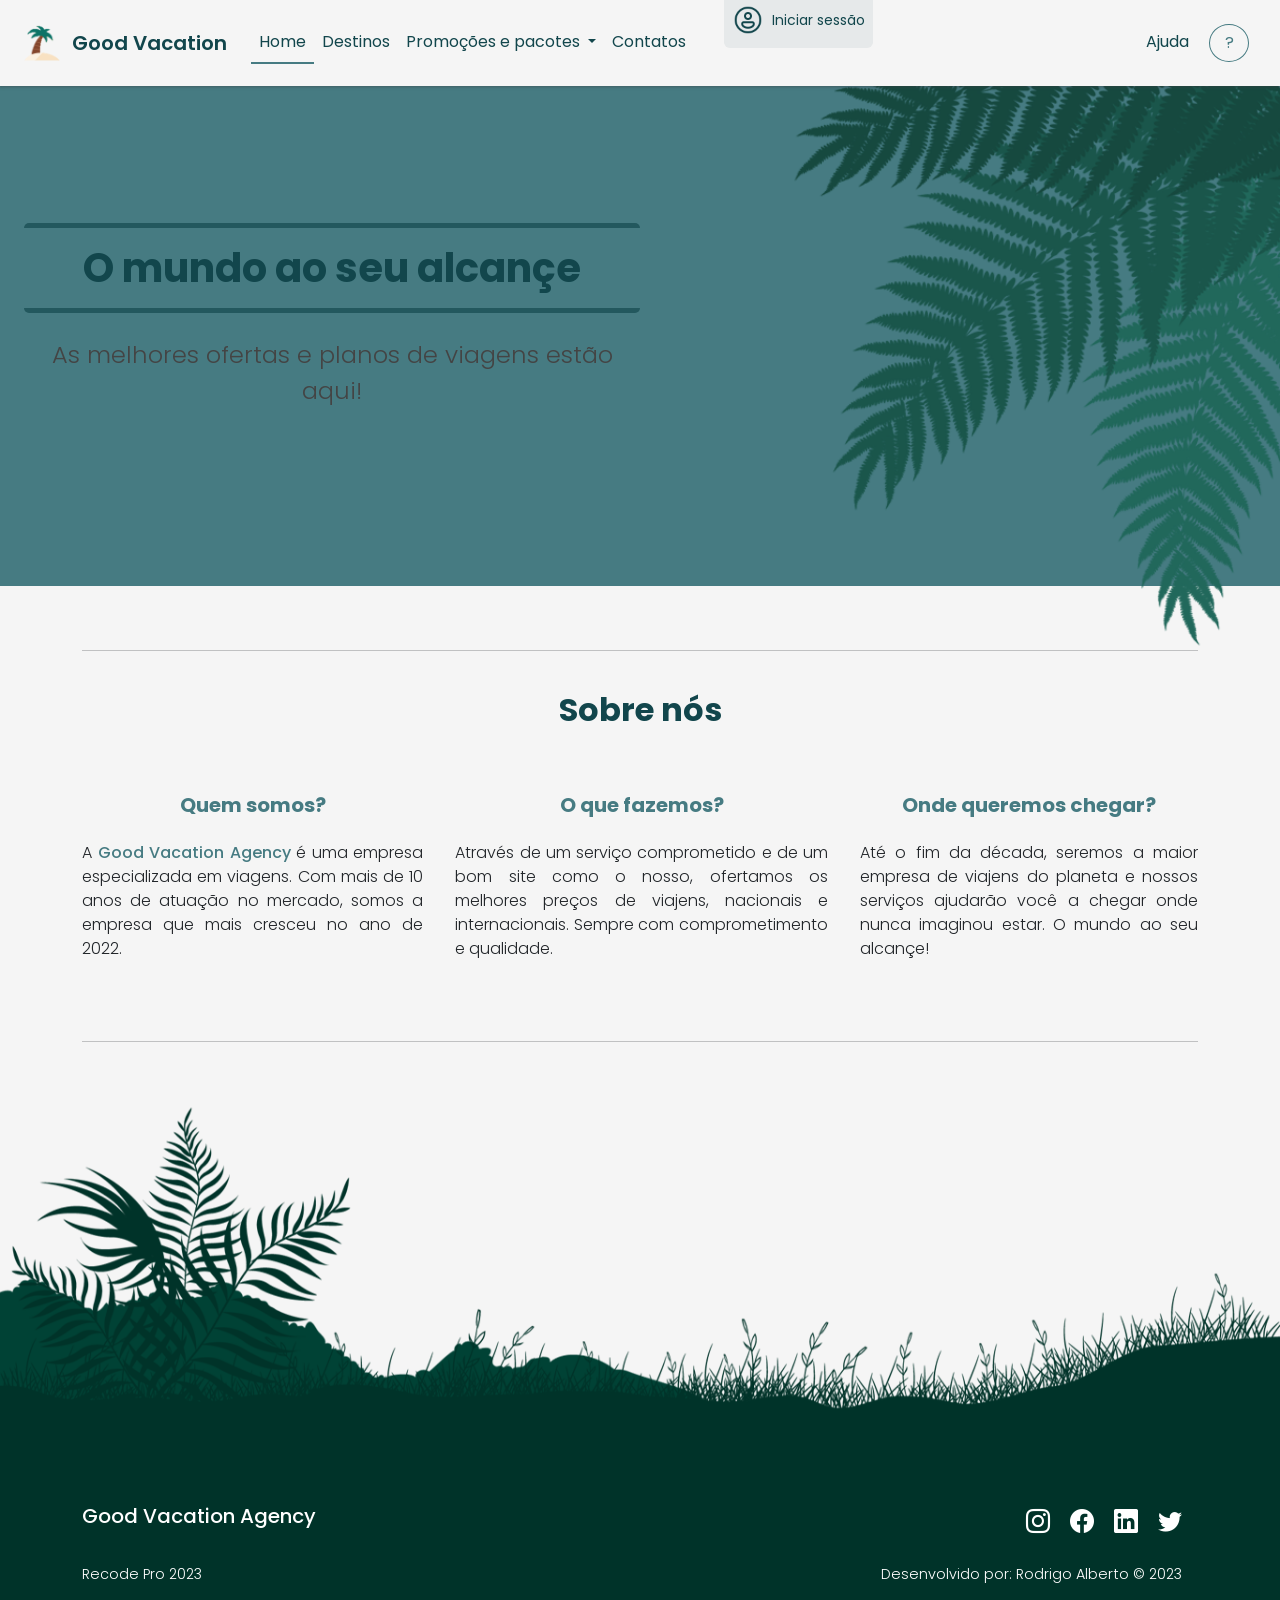
<file: Entrega02/pj001 - GoodVacation/index.html>
<!DOCTYPE html>
<html lang="pt-br">

<head>
  <meta charset="UTF-8">
  <meta name="viewport" content="width=device-width, initial-scale=1.0">

  <title>Good Vacation - Agency</title>
  <meta name="author" content="Rodrigo Alberto" />
  <meta name="description" content="Good Vacation: As melhores ofertas e planos de viagens estão aqui!">
  <meta name="keywords" content="viagem, passagens, pacotes">

  <!-- Favicon -->
  <link rel="shortcut icon" href="imgs/favicon.ico" type="image/x-icon">

  <!-- Google Fonts -->
  <link rel="preconnect" href="https://fonts.googleapis.com">
  <link rel="preconnect" href="https://fonts.gstatic.com" crossorigin>
  <link rel="stylesheet" href="https://fonts.googleapis.com/css2?family=Poppins:wght@300;400;500;600;700&display=swap">

  <!-- CSS Files -->
  <link rel="stylesheet" href="https://cdn.jsdelivr.net/npm/bootstrap@5.3.1/dist/css/bootstrap.min.css"
    integrity="sha384-4bw+/aepP/YC94hEpVNVgiZdgIC5+VKNBQNGCHeKRQN+PtmoHDEXuppvnDJzQIu9" crossorigin="anonymous">
  <link rel="stylesheet" href="https://cdn.jsdelivr.net/npm/bootstrap-icons@1.10.5/font/bootstrap-icons.css">
  <link rel="stylesheet" href="css/style.css">
</head>

<body>

  <!-- - header - -->
  <header>
    <nav class="navbar navbar-expand-lg" id="navbar">
      <div class="container-fluid">
        <a class="navbar-brand d-flex align-items-center" href="index.html">
          <img src="imgs/logo.png" alt="Good Vacation">
          <span class="me-2 fw-semibold">Good Vacation</span>
        </a>

        <button class="navbar-toggler" type="button" data-bs-toggle="collapse" data-bs-target="#navbarSupportedContent"
          aria-controls="navbarSupportedContent" aria-expanded="false" aria-label="Toggle navigation">
          <span class="navbar-toggler-icon"></span>
        </button>

        <div class="collapse navbar-collapse" id="navbarSupportedContent">
          <ul class="navbar-nav me-auto mb-2 mb-lg-0">
            <li class="nav-item me-2" id="nav-utilities">
              <div class="account-box rounded-bottom py-1">
                <a href="html/account.html" class="nav-link d-flex align-items-center text-decoration-none pt-2 px-2">
                  <img src="imgs/user-default.png" id="userPefil" class="rounded-circle me-2" alt="Perfil do usuário">
                  <span id="userName">Iniciar sessão</span>
                </a>
              </div>
            </li>

            <li class="nav-item">
              <a class="nav-link" aria-current="page" href="index.html">Home</a>
            </li>

            <li class="nav-item">
              <a class="nav-link" href="html/destinations.html">Destinos</a>
            </li>

            <li class="nav-item dropdown">
              <a class="nav-link dropdown-toggle" role="button" data-bs-toggle="dropdown" aria-expanded="false">
                Promoções e pacotes
              </a>
              <ul class="dropdown-menu">
                <li><a class="dropdown-item" href="html/promotions.html">Planos para o inverno</a></li>
                <li><a class="dropdown-item" href="html/promotions.html">Planos para o verão</a></li>
                <li><a class="dropdown-item" href="html/promotions.html">Planos internacionais</a></li>
              </ul>
            </li>

            <li class="nav-item">
              <a class="nav-link" href="html/contacts.html">Contatos</a>
            </li>
          </ul>

          <div class="nav-help ms-3 ps-2">
            <a class="nav-link fs-6" href="https://www.bibliaonline.com.br/" target="_blank">Ajuda
              <button class="btn btn-outline-primary rounded-circle ms-3" type="submit">?</button>
            </a>
          </div>
        </div>
      </div>
    </nav>
  </header>

  <!-- #hero-section -->
  <section id="hero-section" class="d-flex pb-4">
    <div class="section-title left-hero-section text-center align-self-center mx-4">
      <h1 class="py-3 mb-4">O mundo ao seu alcançe</h1>
      <p class="fs-4 fw-light">As melhores ofertas e planos de viagens estão aqui!</p>
    </div>

    <div class="right-hero-section text-end">
      <img src="imgs/leaf2.png" alt="...">
    </div>
  </section> <!-- End #hero-section -->

  <!-- - main - -->
  <main class="container">

    <!-- #home-section -->
    <section id="home-section">
      <hr>
      <div class="section-title text-center pt-4 pb-3">
        <h2 class="fs-2">Sobre nós</h2>
      </div>

      <div class="sobre-box d-flex flex-nowrap justify-content-center align-items-center pb-4">
        <!-- Pode ser facilmente adaptado ao sistema de grid do bootstrap -->
        <div class="sobre-item me-3 my-4">
          <h3 class="fw-bold fs-5 py-3 text-center">Quem somos?</h3>
          <p class="fw-light fs-6">A <span class="fw-medium">Good Vacation Agency</span> é uma empresa especializada em
            viagens.
            Com mais de 10 anos de atuação no mercado, somos a empresa que mais cresceu no ano de 2022.
        </div>

        <div class="sobre-item mx-3 my-4">
          <h3 class="fw-bold fs-5 py-3 text-center">O que fazemos?</h3>
          <p class="fw-light">Através de um serviço comprometido e de um bom site como o nosso, ofertamos os melhores
            preços de viajens,
            nacionais e internacionais. Sempre com comprometimento e qualidade.
          </p>
        </div>

        <div class="sobre-item ms-3 my-4">
          <h3 class="fw-bold fs-5 py-3 text-center">Onde queremos chegar?</h3>
          <p class="fw-light">Até o fim da década, seremos a maior empresa de viajens do planeta e nossos serviços
            ajudarão você a
            chegar onde nunca imaginou estar. O mundo ao seu alcançe!
          </p>
        </div>

      </div>
      <hr>
    </section> <!-- End #home-section -->

  </main>

  <!-- #bottom-bar-section -->
  <section id="bottom-bar-section">
  </section> <!-- End #bottom-bar-section -->

  <!-- - footer - -->
  <footer class="container-fluid" id="footer">
    <div class="container">
      <div class="row">
        <div class="col12" id="footer-top">
          <div class="row justifi-content-between">
            <div class="col-6">
              <h3 class="fs-5">Good Vacation Agency</h3>
            </div>
            <div class="col-6 text-end" id="social-networks">
              <a href="https://www.instagram.com/"><i class="bi bi-instagram me-3 fs-4"></i></a>
              <a href="https://www.facebook.com/"><i class="bi bi-facebook me-3 fs-4"></i></a>
              <a href="https://www.linkedin.com/"><i class="bi bi-linkedin me-3 fs-4"></i></a>
              <a href="https://twitter.com/"><i class="bi bi-twitter me-3 fs-4"></i></a>
            </div>
          </div>
        </div>

        <div class="col-12" id="footer-bottom">
          <div class="row justify-content-between">
            <div class="col-12 col-md-3">
              <p class="fw-light">Recode Pro 2023</p>
            </div>

            <div class="col-12 col-md-4">
              <p class="fw-light text-end me-3 autor">Desenvolvido por: Rodrigo Alberto &copy; 2023</p>
            </div>
          </div>
        </div>
      </div>
    </div>
  </footer>

  <!-- JS scripts -->
  <script src="js/activePage.js"></script>
  <script src="https://cdn.jsdelivr.net/npm/@popperjs/core@2.11.8/dist/umd/popper.min.js"
    integrity="sha384-I7E8VVD/ismYTF4hNIPjVp/Zjvgyol6VFvRkX/vR+Vc4jQkC+hVqc2pM8ODewa9r"
    crossorigin="anonymous"></script>
  <script src="https://cdn.jsdelivr.net/npm/bootstrap@5.3.1/dist/js/bootstrap.min.js"
    integrity="sha384-Rx+T1VzGupg4BHQYs2gCW9It+akI2MM/mndMCy36UVfodzcJcF0GGLxZIzObiEfa"
    crossorigin="anonymous"></script>
</body>

</html>
</file>
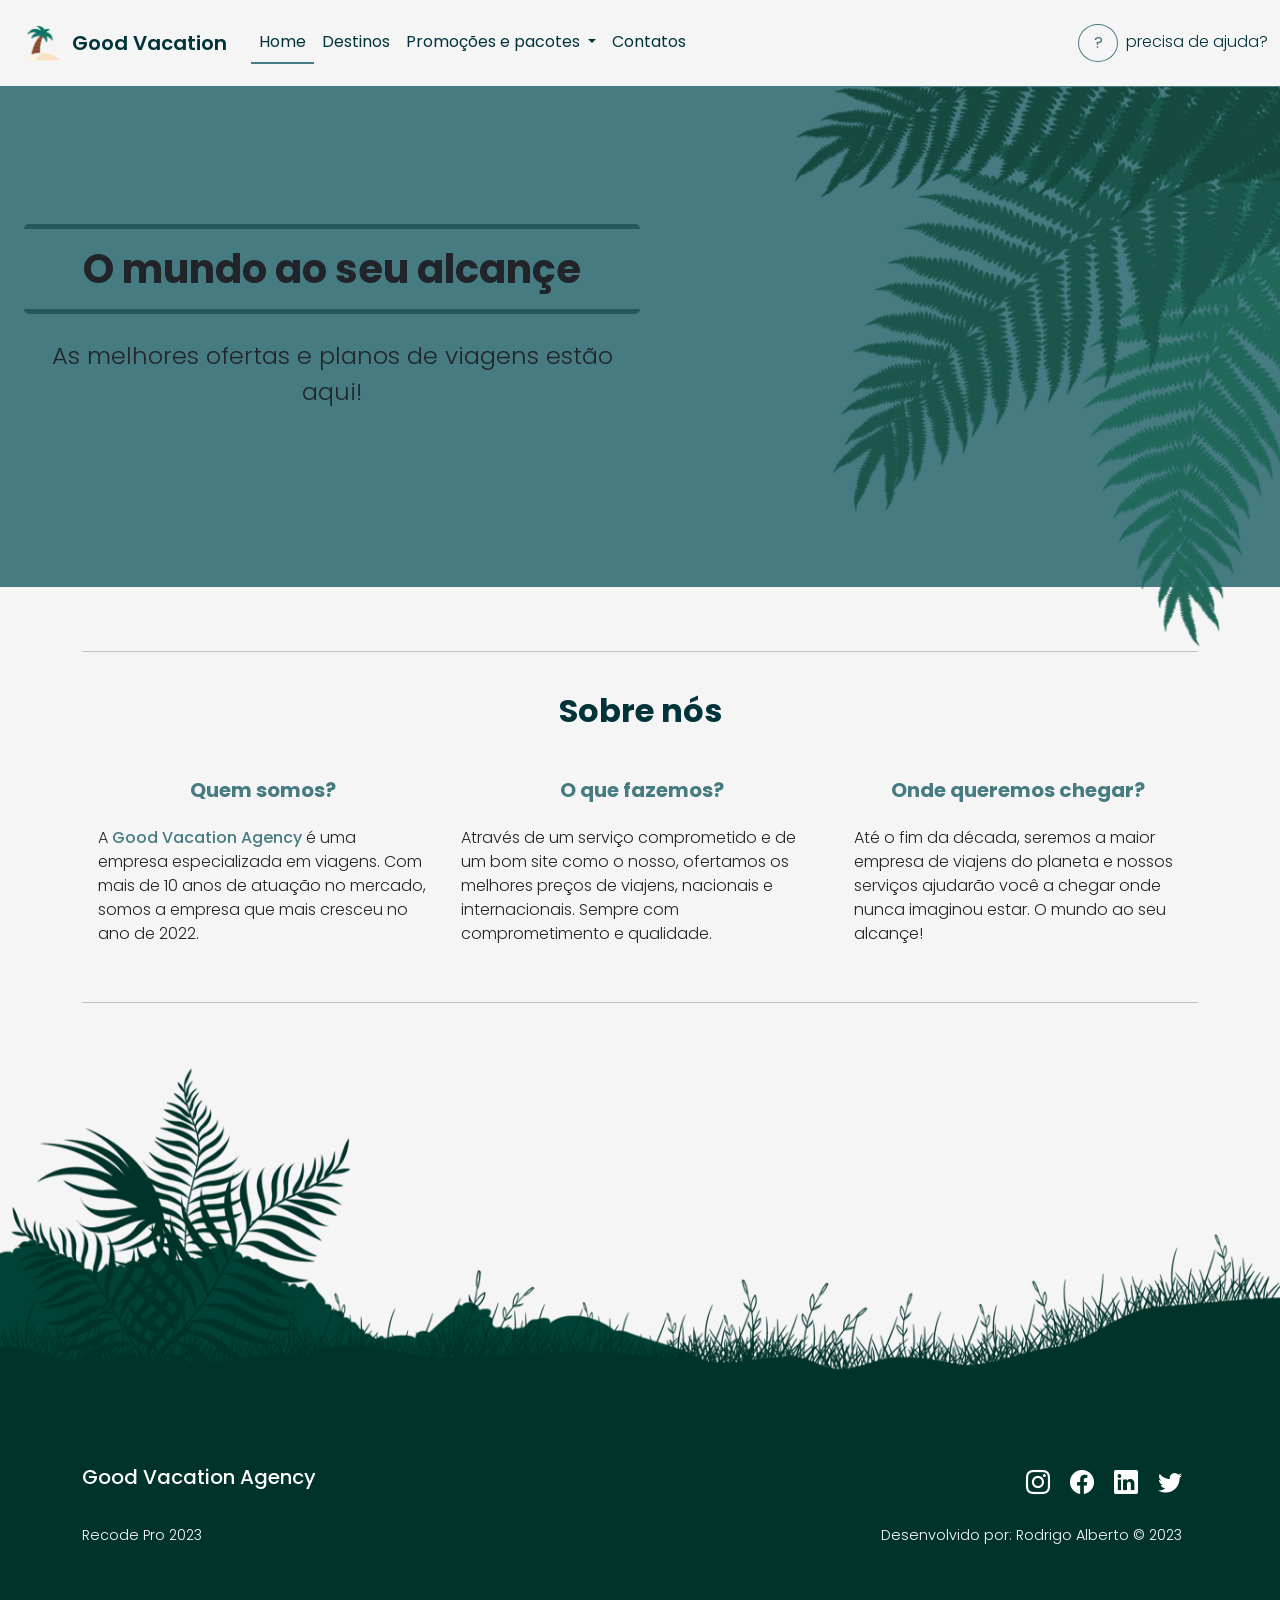
<file: Modulo-02/Front-end/pj001 - GoodVacation/index.html>
<!DOCTYPE html>
<html lang="pt-br">
<head>
    <meta charset="UTF-8">
    <meta name="viewport" content="width=device-width, initial-scale=1.0">
    
    <!-- CSS Files -->
    <link href="https://cdn.jsdelivr.net/npm/bootstrap@5.3.1/dist/css/bootstrap.min.css" rel="stylesheet" integrity="sha384-4bw+/aepP/YC94hEpVNVgiZdgIC5+VKNBQNGCHeKRQN+PtmoHDEXuppvnDJzQIu9" crossorigin="anonymous">
    <link rel="stylesheet" href="css/style.css">
    <link rel="stylesheet" href="https://cdn.jsdelivr.net/npm/bootstrap-icons@1.10.5/font/bootstrap-icons.css">

    <!-- Google Fonts -->
    <link rel="preconnect" href="https://fonts.googleapis.com">
    <link rel="preconnect" href="https://fonts.gstatic.com" crossorigin>
    <link href="https://fonts.googleapis.com/css2?family=Poppins:wght@300;400;500;600;700&display=swap" rel="stylesheet">

    <!-- Favicon -->
    <link rel="shortcut icon" href="imgs/favicon.ico" type="image/x-icon">
    
    <title>Good Vacation - Agency</title>
</head>
<body>

  <!-- - header - -->
  <header>
    <nav class="navbar navbar-expand-lg" id="navbar">
      <div class="container-fluid">
        <a class="navbar-brand d-flex align-items-center" href="index.html">
          <img src="imgs/logo.png" alt="Good Vacation">
          <span class="me-2">Good Vacation</span>
        </a>
        <button class="navbar-toggler" type="button" data-bs-toggle="collapse" data-bs-target="#navbarSupportedContent" aria-controls="navbarSupportedContent" aria-expanded="false" aria-label="Toggle navigation">
          <span class="navbar-toggler-icon"></span>
        </button>
        <div class="collapse navbar-collapse" id="navbarSupportedContent">
          <ul class="navbar-nav me-auto mb-2 mb-lg-0">
            <li class="nav-item">
              <a class="nav-link active" aria-current="page" href="index.html">Home</a>
            </li>
            <li class="nav-item">
              <a class="nav-link" href="html/destinations.html">Destinos</a>
            </li>
            <li class="nav-item dropdown">
              <a class="nav-link dropdown-toggle" href="#" role="button" data-bs-toggle="dropdown" aria-expanded="false">
                Promoções e pacotes
              </a>
              <ul class="dropdown-menu">
                <li><a class="dropdown-item" href="html/promotions.html">Planos para o inverno</a></li>
                <li><a class="dropdown-item" href="html/promotions.html">Planos para o verão</a></li>
                <li><a class="dropdown-item" href="html/promotions.html">Planos internacionais</a></li>
              </ul>
            </li>
            <li class="nav-item">
              <a class="nav-link" href="html/contacts.html">Contatos</a>
            </li>
          </ul>
          <div class="nav-help">
            <a class="nav-link" href="https://www.bibliaonline.com.br/">
              <button class="btn btn-outline-primary rounded-circle me-2" type="submit">?</button>precisa de ajuda?
            </a>
          </div>
        </div>
      </div>
    </nav>
  </header>
 
  <!-- #hero-section -->
  <section id="hero-section" class="pb-4">
    <div class="left-hero-section mx-4">
      <h1 class="py-3 mb-4">O mundo ao seu alcançe</h1>
      <p>As melhores ofertas e planos de viagens estão aqui!</p>
    </div>

    <div class="right-hero-section">
      <img src="imgs/leaf2.png" alt="...">
    </div>
  </section>
  
  <!-- - main - -->
  <main class="container"> 
    
    <!-- #home-section -->
    <section id="home-section">
      <hr><div class="title-home-section text-center py-4">
        <h2 class="fw-bold fs-2">Sobre nós</h2>
      </div>
      
      <div class="d-flex flex-nowrap justify-content-center align-items-center pb-4 sobre-box">
        <div class="sobre-item mx-3">
          <h3 class="fw-bold fs-5 py-3 text-center">Quem somos?</h3>
          <p class="fw-light fs-6">A <span class="fw-medium">Good Vacation Agency</span> é uma empresa especializada em viagens. 
            Com mais de 10 anos de atuação no mercado, somos a empresa que mais cresceu no ano de 2022.
        </div>
        
        <div class="sobre-item mx-3">
          <h3 class="fw-bold fs-5 py-3 text-center">O que fazemos?</h3>
          <p class="fw-light">Através de um serviço comprometido e de um bom site como o nosso, ofertamos os melhores preços de viajens,
             nacionais e internacionais. Sempre com comprometimento e qualidade.
          </p>
        </div>
        
        <div class="sobre-item mx-3">
          <h3 class="fw-bold fs-5 py-3 text-center">Onde queremos chegar?</h3>
          <p class="fw-light">Até o fim da década, seremos a maior empresa de viajens do planeta e nossos serviços ajudarão você a
            chegar onde nunca imaginou estar. O mundo ao seu alcançe!
          </p>
        </div>
      </div><hr>
    </section>
  </main>

  <!-- bottom-bar-section -->
  <section id="bottom-bar-section">
  </section>

  <!-- - footer - -->
  <footer class="container-fluid" id="footer">
    <div class="container">
      <div class="row">
        <div class="col12" id="footer-top">
          <div class="row justifi-content-between">
            <div class="col-6"><h3 class="fs-5">Good Vacation Agency</h3></div>
            <div class="col-6 text-end" id="social-networks">
              <a href="https://www.instagram.com/"><i class="bi bi-instagram me-3 fs-4"></i></a>
              <a href="https://www.facebook.com/"><i class="bi bi-facebook me-3 fs-4"></i></a>
              <a href="https://www.linkedin.com/"><i class="bi bi-linkedin me-3 fs-4"></i></a>
              <a href="https://twitter.com/"><i class="bi bi-twitter me-3 fs-4"></i></a>
            </div>
          </div>
        </div>

        <div class="col-12" id="footer-bottom">
          <div class="row justify-content-between">
            <div class="col-12 col-md-3">
              <p class="fw-light">Recode Pro 2023</p>
            </div>

            <div class="col-12 col-md-4">
              <p class="fw-light text-end me-3 autor">Desenvolvido por: Rodrigo Alberto &copy; 2023</p>
            </div>
          </div>
        </div>
      </div>
    </div> 
  </footer>
  
  <!-- JS scripts -->
  <script src="https://cdn.jsdelivr.net/npm/@popperjs/core@2.11.8/dist/umd/popper.min.js" integrity="sha384-I7E8VVD/ismYTF4hNIPjVp/Zjvgyol6VFvRkX/vR+Vc4jQkC+hVqc2pM8ODewa9r" crossorigin="anonymous"></script>
  <script src="https://cdn.jsdelivr.net/npm/bootstrap@5.3.1/dist/js/bootstrap.min.js" integrity="sha384-Rx+T1VzGupg4BHQYs2gCW9It+akI2MM/mndMCy36UVfodzcJcF0GGLxZIzObiEfa" crossorigin="anonymous"></script>
</body>
</html>
</file>
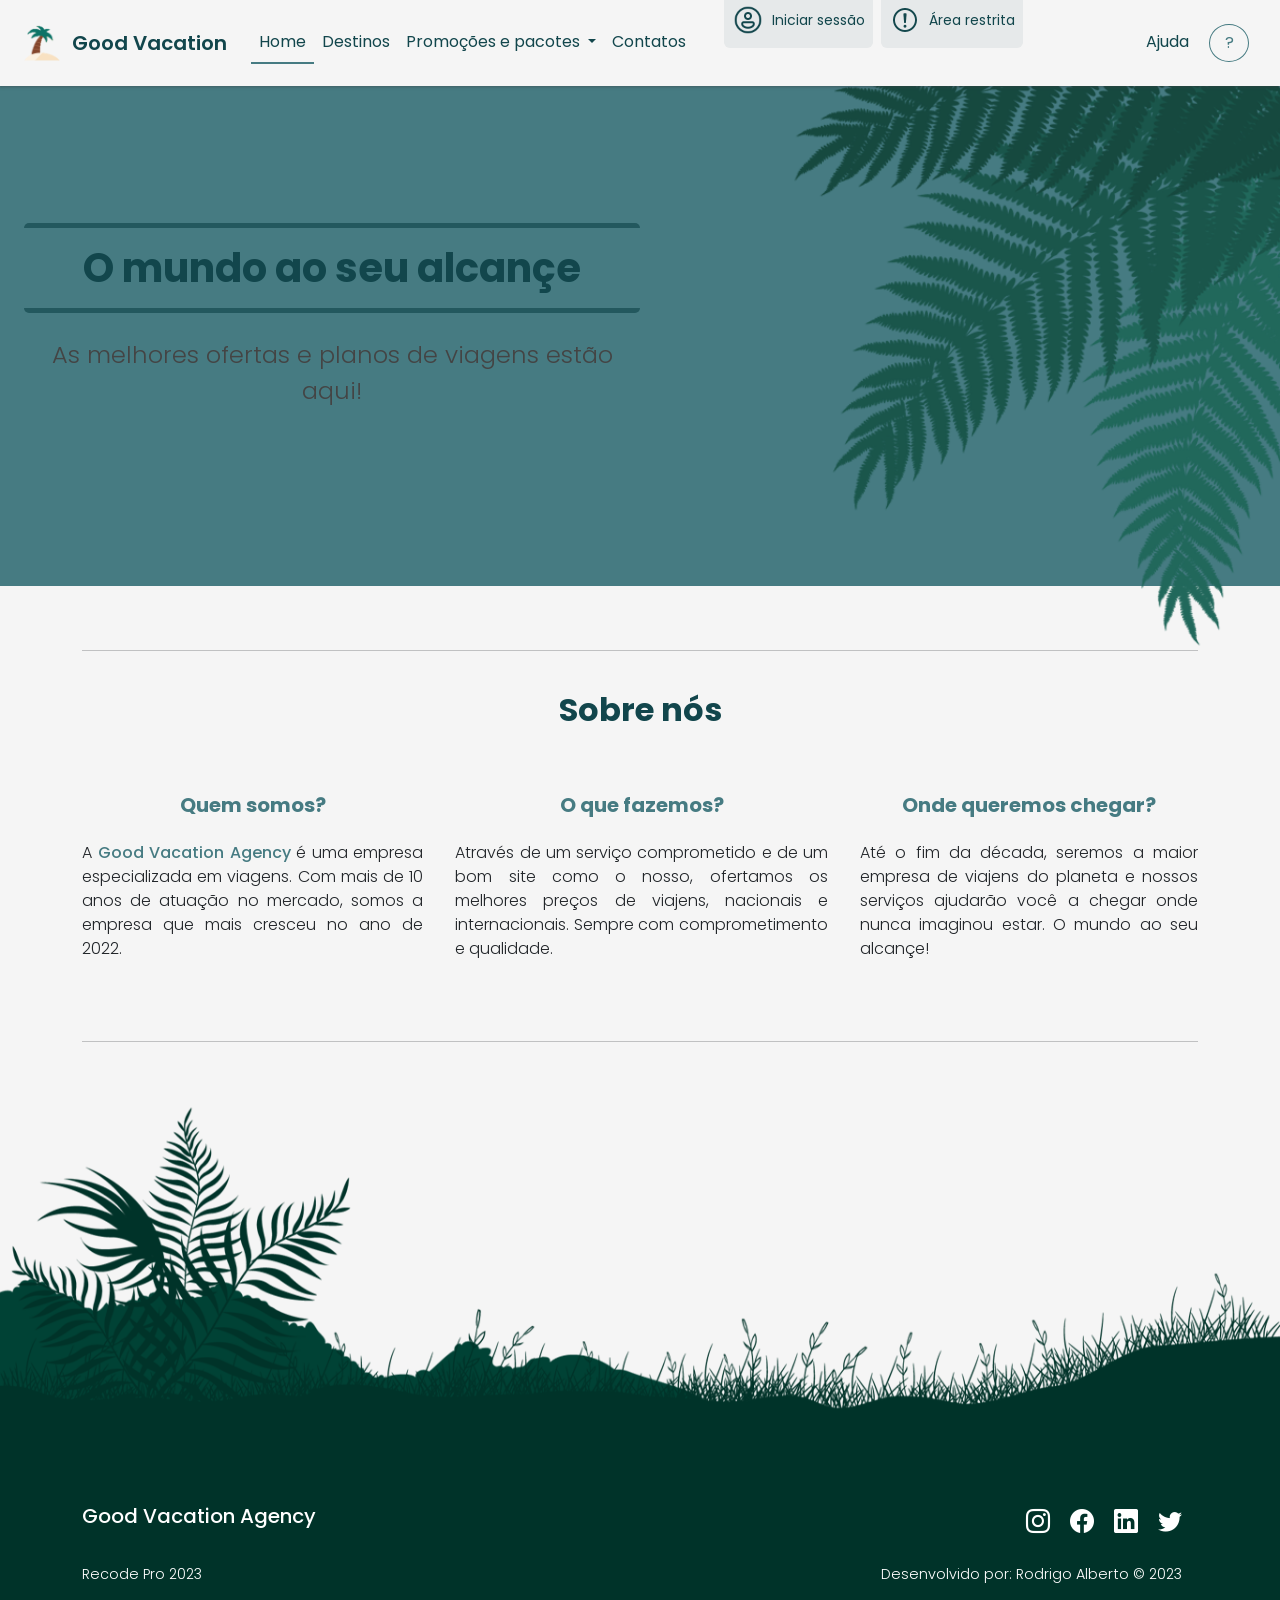
<file: Modulo-04/GoodVacationAgency-web/src/main/webapp/index.html>
<!DOCTYPE html>
<html lang="pt-br">

<head>
  <meta charset="UTF-8">
  <meta name="viewport" content="width=device-width, initial-scale=1.0">

  <title>Good Vacation - Agency</title>
  <meta name="author" content="Rodrigo Alberto" />
  <meta name="description" content="Good Vacation: As melhores ofertas e planos de viagens estão aqui!">
  <meta name="keywords" content="viagem, passagens, pacotes">

  <!-- Favicon -->
  <link rel="shortcut icon" href="imgs/favicon.ico" type="image/x-icon">

  <!-- Google Fonts -->
  <link rel="preconnect" href="https://fonts.googleapis.com">
  <link rel="preconnect" href="https://fonts.gstatic.com" crossorigin>
  <link rel="stylesheet" href="https://fonts.googleapis.com/css2?family=Poppins:wght@300;400;500;600;700&display=swap">

  <!-- CSS Files -->
  <link rel="stylesheet" href="https://cdn.jsdelivr.net/npm/bootstrap@5.3.1/dist/css/bootstrap.min.css"
    integrity="sha384-4bw+/aepP/YC94hEpVNVgiZdgIC5+VKNBQNGCHeKRQN+PtmoHDEXuppvnDJzQIu9" crossorigin="anonymous">
  <link rel="stylesheet" href="https://cdn.jsdelivr.net/npm/bootstrap-icons@1.10.5/font/bootstrap-icons.css">
  <link rel="stylesheet" href="css/style.css">
</head>

<body>

  <!-- - header - -->
  <header>
    <nav class="navbar navbar-expand-lg" id="navbar">
      <div class="container-fluid">
        <a class="navbar-brand d-flex align-items-center" href="index.html">
          <img src="imgs/logo.png" alt="Good Vacation">
          <span class="me-2 fw-semibold">Good Vacation</span>
        </a>

        <button class="navbar-toggler" type="button" data-bs-toggle="collapse" data-bs-target="#navbarSupportedContent"
          aria-controls="navbarSupportedContent" aria-expanded="false" aria-label="Toggle navigation">
          <span class="navbar-toggler-icon"></span>
        </button>

        <div class="collapse navbar-collapse" id="navbarSupportedContent">
          <ul class="navbar-nav me-auto mb-2 mb-lg-0">
            <li class="nav-item me-2" id="nav-utilities">
              <div class="account-box rounded-bottom py-1">
                <a onclick="printAlert()" class="nav-link d-flex align-items-center text-decoration-none pt-2 px-2">
                  <img src="imgs/user-default.png" id="userPefil" class="rounded-circle me-2" alt="Perfil do usuário">
                  <span id="userName">Iniciar sessão</span>
                </a>
              </div>
            </li>

            <li class="nav-item ms-0" id="nav-utilities">
              <div class="account-box rounded-bottom py-1">
                <a href="ReadDestinyController" class="nav-link d-flex align-items-center text-decoration-none pt-2 px-2">
                  <img src="imgs/warning-default.png" class="rounded-circle me-2" alt="Área restrita">
                  <span id="restrictedArea">Área restrita</span>
                </a>
              </div>
            </li>

            <li class="nav-item">
              <a class="nav-link" aria-current="page" href="index.html">Home</a>
            </li>

            <li class="nav-item">
              <a class="nav-link" onclick="printAlert()">Destinos</a>
            </li>

            <li class="nav-item dropdown">
              <a class="nav-link dropdown-toggle" role="button" data-bs-toggle="dropdown" aria-expanded="false">
                Promoções e pacotes
              </a>
              <ul class="dropdown-menu">
                <li><a class="dropdown-item" onclick="printAlert()">Planos para o inverno</a></li>
                <li><a class="dropdown-item" onclick="printAlert()">Planos para o verão</a></li>
                <li><a class="dropdown-item" onclick="printAlert()">Planos internacionais</a></li>
              </ul>
            </li>

            <li class="nav-item">
              <a class="nav-link" onclick="printAlert()">Contatos</a>
            </li>
          </ul>

          <div class="nav-help ms-3 ps-2">
            <a class="nav-link fs-6" href="https://www.bibliaonline.com.br/" target="_blank">Ajuda
              <button class="btn btn-outline-primary rounded-circle ms-3" type="submit">?</button>
            </a>
          </div>
        </div>
      </div>
    </nav>
  </header>

  <!-- #hero-section -->
  <section id="hero-section" class="d-flex pb-4">
    <div class="section-title left-hero-section text-center align-self-center mx-4">
      <h1 class="py-3 mb-4">O mundo ao seu alcançe</h1>
      <p class="fs-4 fw-light">As melhores ofertas e planos de viagens estão aqui!</p>
    </div>

    <div class="right-hero-section text-end">
      <img src="imgs/leaf2.png" alt="...">
    </div>
  </section> <!-- End #hero-section -->

  <!-- - main - -->
  <main class="container">

    <!-- #home-section -->
    <section id="home-section">
      <hr>
      <div class="section-title text-center pt-4 pb-3">
        <h2 class="fs-2">Sobre nós</h2>
      </div>

      <div class="sobre-box d-flex flex-nowrap justify-content-center align-items-center pb-4">
        <!-- Pode ser facilmente adaptado ao sistema de grid do bootstrap -->
        <div class="sobre-item me-3 my-4">
          <h3 class="fw-bold fs-5 py-3 text-center">Quem somos?</h3>
          <p class="fw-light fs-6">A <span class="fw-medium">Good Vacation Agency</span> é uma empresa especializada em
            viagens.
            Com mais de 10 anos de atuação no mercado, somos a empresa que mais cresceu no ano de 2022.
        </div>

        <div class="sobre-item mx-3 my-4">
          <h3 class="fw-bold fs-5 py-3 text-center">O que fazemos?</h3>
          <p class="fw-light">Através de um serviço comprometido e de um bom site como o nosso, ofertamos os melhores
            preços de viajens,
            nacionais e internacionais. Sempre com comprometimento e qualidade.
          </p>
        </div>

        <div class="sobre-item ms-3 my-4">
          <h3 class="fw-bold fs-5 py-3 text-center">Onde queremos chegar?</h3>
          <p class="fw-light">Até o fim da década, seremos a maior empresa de viajens do planeta e nossos serviços
            ajudarão você a
            chegar onde nunca imaginou estar. O mundo ao seu alcançe!
          </p>
        </div>

      </div>
      <hr>
    </section> <!-- End #home-section -->
    
  </main>

  <!-- #bottom-bar-section -->
  <section id="bottom-bar-section">
  </section> <!-- End #bottom-bar-section -->

  <!-- - footer - -->
  <footer class="container-fluid" id="footer">
    <div class="container">
      <div class="row">
        <div class="col-12" id="footer-top">
          <div class="row justifi-content-between">
            <div class="col-6">
              <h3 class="fs-5">Good Vacation Agency</h3>
            </div>
            <div class="col-6 text-end" id="social-networks">
              <a href="https://www.instagram.com/"><i class="bi bi-instagram me-3 fs-4"></i></a>
              <a href="https://www.facebook.com/"><i class="bi bi-facebook me-3 fs-4"></i></a>
              <a href="https://www.linkedin.com/"><i class="bi bi-linkedin me-3 fs-4"></i></a>
              <a href="https://twitter.com/"><i class="bi bi-twitter me-3 fs-4"></i></a>
            </div>
          </div>
        </div>

        <div class="col-12" id="footer-bottom">
          <div class="row justify-content-between">
            <div class="col-12 col-md-3">
              <p class="fw-light">Recode Pro 2023</p>
            </div>

            <div class="col-12 col-md-4">
              <p class="fw-light text-end me-3 autor">Desenvolvido por: Rodrigo Alberto &copy; 2023</p>
            </div>
          </div>
        </div>
      </div>
    </div>
  </footer>

  <!-- JS scripts -->
  <script>
    function printAlert() {
      alert("Função desabilitada! Acesse 'Área restrita'");
    }
  </script>
  <script src="js/activePage.js"></script>
  <script src="https://cdn.jsdelivr.net/npm/@popperjs/core@2.11.8/dist/umd/popper.min.js"
    integrity="sha384-I7E8VVD/ismYTF4hNIPjVp/Zjvgyol6VFvRkX/vR+Vc4jQkC+hVqc2pM8ODewa9r"
    crossorigin="anonymous"></script>
  <script src="https://cdn.jsdelivr.net/npm/bootstrap@5.3.1/dist/js/bootstrap.min.js"
    integrity="sha384-Rx+T1VzGupg4BHQYs2gCW9It+akI2MM/mndMCy36UVfodzcJcF0GGLxZIzObiEfa"
    crossorigin="anonymous"></script>
</body>

</html>
</file>
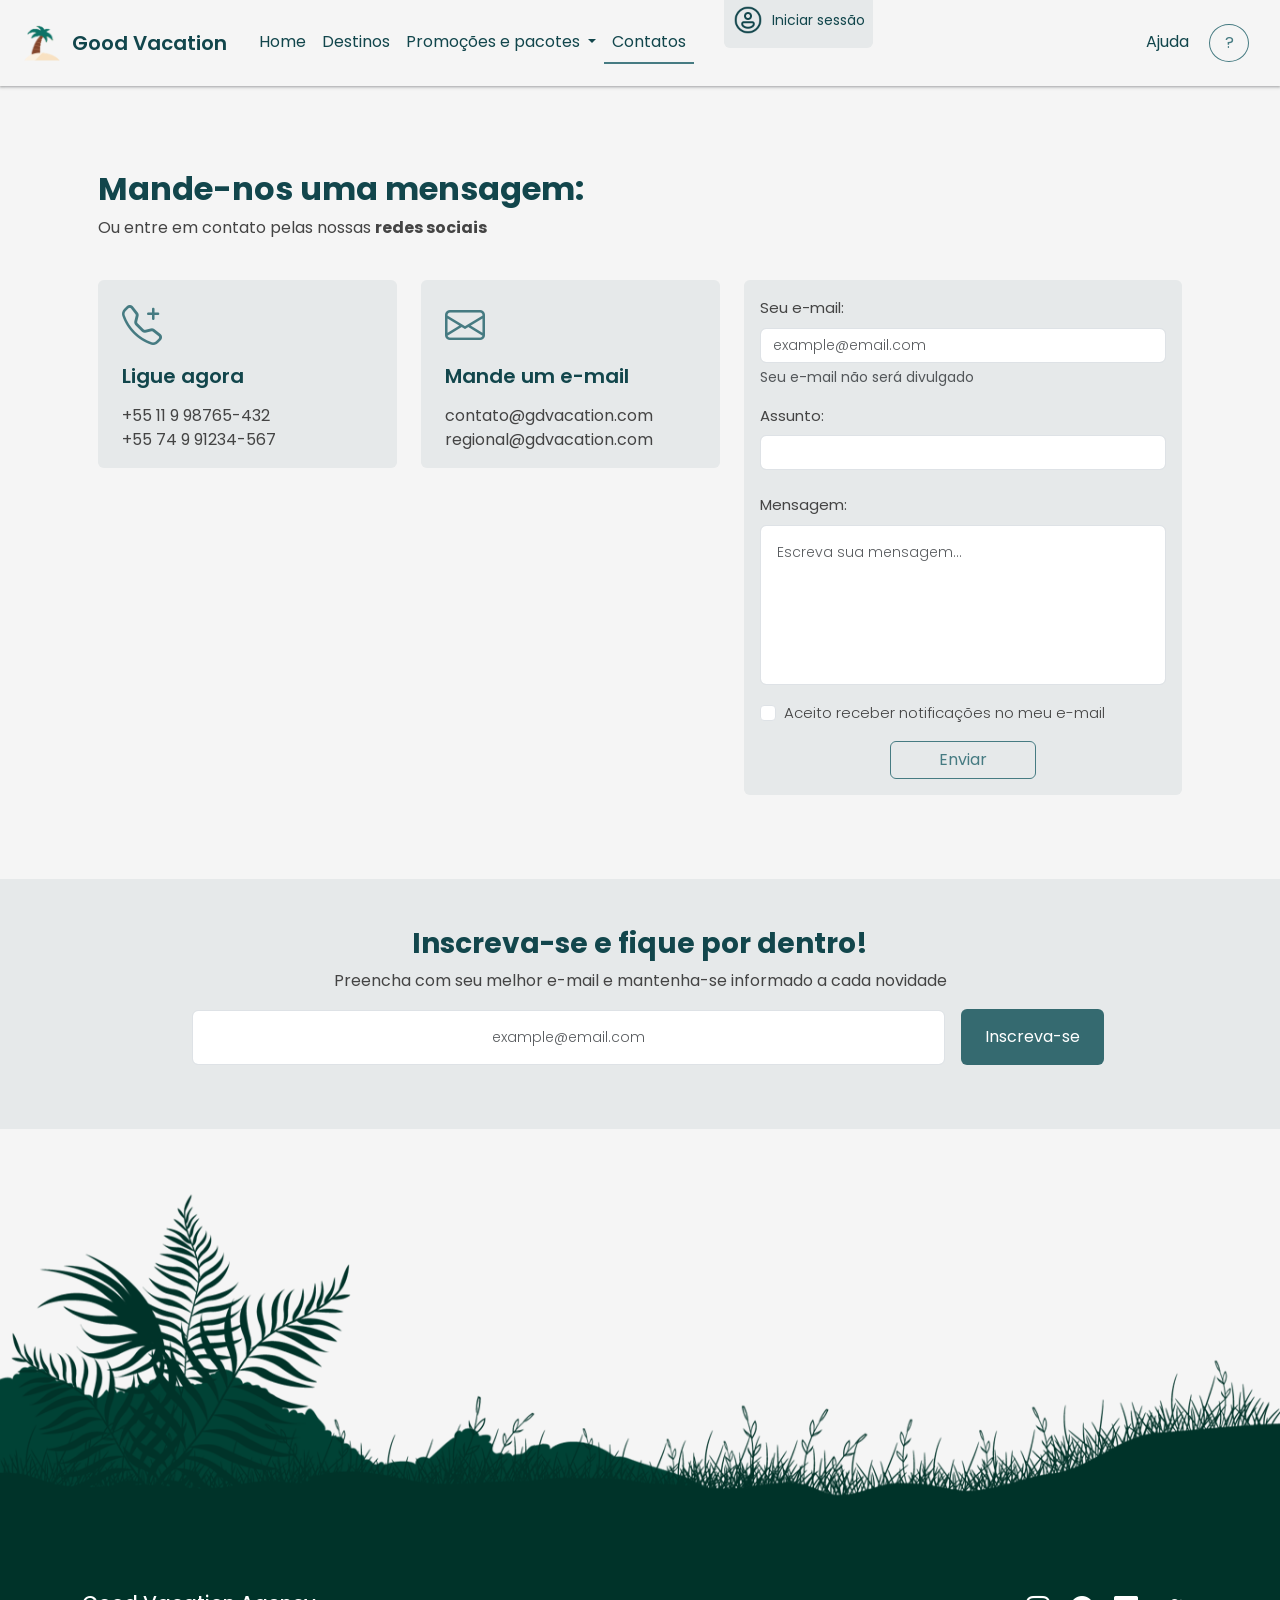
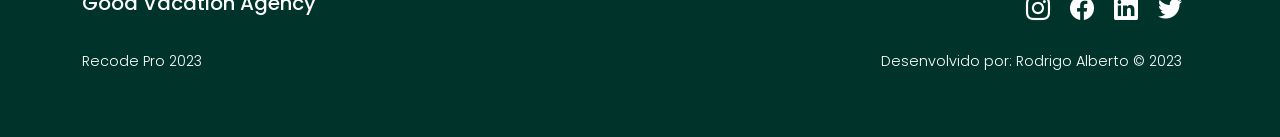
<file: Entrega02/pj001 - GoodVacation/html/contacts.html>
<!DOCTYPE html>
<html lang="pt-br">

<head>
  <meta charset="UTF-8">
  <meta name="viewport" content="width=device-width, initial-scale=1.0">

  <title>Good Vacation - Agency</title>
  <meta name="author" content="Rodrigo Alberto" />
  <meta name="description" content="Good Vacation: As melhores ofertas e planos de viagens estão aqui!">
  <meta name="keywords" content="viagem, passagens, pacotes">

  <!-- Favicon -->
  <link rel="shortcut icon" href="../imgs/favicon.ico" type="image/x-icon">

  <!-- Google Fonts -->
  <link rel="preconnect" href="https://fonts.googleapis.com">
  <link rel="preconnect" href="https://fonts.gstatic.com" crossorigin>
  <link rel="stylesheet" href="https://fonts.googleapis.com/css2?family=Poppins:wght@300;400;500;600;700&display=swap">

  <!-- CSS Files -->
  <link rel="stylesheet" href="https://cdn.jsdelivr.net/npm/bootstrap@5.3.1/dist/css/bootstrap.min.css"
    integrity="sha384-4bw+/aepP/YC94hEpVNVgiZdgIC5+VKNBQNGCHeKRQN+PtmoHDEXuppvnDJzQIu9" crossorigin="anonymous">
  <link rel="stylesheet" href="https://cdn.jsdelivr.net/npm/bootstrap-icons@1.10.5/font/bootstrap-icons.css">
  <link rel="stylesheet" href="../css/style.css">
</head>

<body>

  <!-- - header - -->
  <header>
    <nav class="navbar navbar-expand-lg" id="navbar">
      <div class="container-fluid">
        <a class="navbar-brand d-flex align-items-center" href="../index.html">
          <img src="../imgs/logo.png" alt="Good Vacation">
          <span class="me-2 fw-semibold">Good Vacation</span>
        </a>

        <button class="navbar-toggler" type="button" data-bs-toggle="collapse" data-bs-target="#navbarSupportedContent"
          aria-controls="navbarSupportedContent" aria-expanded="false" aria-label="Toggle navigation">
          <span class="navbar-toggler-icon"></span>
        </button>

        <div class="collapse navbar-collapse" id="navbarSupportedContent">
          <ul class="navbar-nav me-auto mb-2 mb-lg-0">
            <li class="nav-item me-2" id="nav-utilities">
              <div class="account-box rounded-bottom py-1">
                <a href="account.html" class="nav-link d-flex align-items-center text-decoration-none pt-2 px-2">
                  <img src="../imgs/user-default.png" id="userPefil" class="rounded-circle me-2" alt="Perfil do usuário">
                  <span id="userName">Iniciar sessão</span>
                </a>
              </div>
            </li>

            <li class="nav-item">
              <a class="nav-link" aria-current="page" href="../index.html">Home</a>
            </li>
            
            <li class="nav-item">
              <a class="nav-link" href="../html/destinations.html">Destinos</a>
            </li>

            <li class="nav-item dropdown">
              <a class="nav-link dropdown-toggle" role="button" data-bs-toggle="dropdown" aria-expanded="false">
                Promoções e pacotes
              </a>
              <ul class="dropdown-menu">
                <li><a class="dropdown-item" href="promotions.html">Planos para o inverno</a></li>
                <li><a class="dropdown-item" href="promotions.html">Planos para o verão</a></li>
                <li><a class="dropdown-item" href="promotions.html">Planos internacionais</a></li>
              </ul>
            </li>

            <li class="nav-item">
              <a class="nav-link" href="contacts.html">Contatos</a>
            </li>
          </ul>
          
          <div class="nav-help ms-3 ps-2">
            <a class="nav-link fs-6" href="https://www.bibliaonline.com.br/" target="_blank">Ajuda
              <button class="btn btn-outline-primary rounded-circle ms-3" type="submit">?</button>
            </a>
          </div>
        </div>
      </div>
    </nav>
  </header>

  <!-- - main - -->
  <main class="container">

    <!-- #contacts-section -->
    <section id="contacts-section" class="mx-3">
      <div class="section-title mt-5 pt-5 pb-4">
        <h2 class="fs-2">Mande-nos uma mensagem:</h2>
        <p class="fs-6">Ou entre em contato pelas nossas <span class="fw-bold">redes sociais</span></p>
      </div>

      <div class="row">
        <div class="col-lg-7">
          <div class="row g-4">

            <div class="col-md-6">
              <div class="py-3 px-4 rounded info-item">
                <i class="bi bi-telephone-plus fs-1"></i>
                <h3 class="mt-2 mb-3 fs-5 fw-semibold">Ligue agora</h3>
                <p class="mb-0">+55 11 9 98765-432</p>
                <p class="mb-0">+55 74 9 91234-567</p>
              </div>
            </div>

            <div class="col-md-6">
              <div class="py-3 px-4 rounded info-item">
                <i class="bi bi-envelope fs-1"></i>
                <h3 class="mt-2 mb-3 fs-5 fw-semibold">Mande um e-mail</h3>
                <p class="mb-0">contato@gdvacation.com</p>
                <p class="mb-0">regional@gdvacation.com</p>
              </div>
            </div>

            <div class="col-md-12 mb-3">
              <iframe
                src="https://www.google.com/maps/embed?pb=!1m14!1m8!1m3!1d117599.46890139065!2d-43.184231!3d-22.913983!3m2!1i1024!2i768!4f13.1!3m3!1m2!1s0x997f94301f68a7%3A0xfa144ec03fb45c75!2sONG%20RECODE!5e0!3m2!1spt-BR!2sbr!4v1695238242893!5m2!1spt-BR!2sbr"
                width=100% height="300px" style="border:0;" allowfullscreen="" loading="lazy"
                referrerpolicy="no-referrer-when-downgrade">
              </iframe>
            </div>

          </div>
        </div>

        <div class="col-lg-5">
          <form class="p-3 rounded">
            
            <div class="mb-3">
              <label for="inputEmail" class="form-label">Seu e-mail:</label>
              <input type="email" class="form-control" id="inputEmail" placeholder="example@email.com" aria-describedby="emailHelp">
              <div id="emailHelp" class="form-text">Seu e-mail não será divulgado</div>
            </div>

            <div class="mb-3">
              <label for="inputSubject" class="form-label">Assunto:</label>
              <input type="text" class="form-control" id="inputSubject">
            </div>

            <div class="mb-3">
              <label for="inputArea" class="form-label mt-2">Mensagem:</label>
              <textarea id="inputArea" class="form-control py-3 px-3" placeholder="Escreva sua mensagem..." cols="2"
                rows="6"></textarea>
            </div>

            <div class="mb-3 form-check">
              <input type="checkbox" class="form-check-input" id="exampleCheck1">
              <label class="form-check-label fw-light" for="exampleCheck1">Aceito receber notificações no meu
                e-mail</label>
            </div>

            <div class="text-center">
              <button type="submit" class="btn btn-outline-primary px-5">Enviar</button>
            </div>

          </form>
        </div>
      </div>
    </section> <!-- End #contacts-section -->
      
  </main>
  
  <!-- #subscribe-section -->
  <section id="subscribe-section" class="container-fluid">
    <div class="section-title pt-5 text-center">
      <h2 class="fs-3">Inscreva-se e fique por dentro!</h2>
      <p class="fs-6 mb-3">Preencha com seu melhor e-mail e mantenha-se informado a cada novidade</p>
    </div>

    <form class="pb-5 d-flex flex-wrap justify-content-center align-items-baseline">
      <div class="mx-3 mb-3" id="inputSubscribeEmail">
        <input type="email" class="py-3 form-control text-center" placeholder="example@email.com" aria-describedby="emailHelp">
      </div>
      
      <button type="submit" class="btn btn-primary py-3 px-4">Inscreva-se</button>
    </form>
  </section> <!-- End #subscribe-section -->

  <!-- #bottom-bar-section -->
  <section id="bottom-bar-section">
  </section> <!-- End #bottom-bar-section -->

  <!-- - footer - -->
  <footer class="container-fluid" id="footer">
    <div class="container">
      <div class="row">
        <div class="col-12" id="footer-top">
          <div class="row justify-content-between">
            <div class="col-6">
              <h3 class="fs-5">Good Vacation Agency</h3>
            </div>

            <div class="col-6 text-end" id="social-networks">
              <a href="https://www.instagram.com/"><i class="bi bi-instagram me-3 fs-4"></i></a>
              <a href="https://www.facebook.com/"><i class="bi bi-facebook me-3 fs-4"></i></a>
              <a href="https://www.linkedin.com/"><i class="bi bi-linkedin me-3 fs-4"></i></a>
              <a href="https://twitter.com/"><i class="bi bi-twitter me-3 fs-4"></i></a>
            </div>
          </div>
        </div>

        <div class="col-12" id="footer-bottom">
          <div class="row justify-content-between">
            <div class="col-12 col-md-3">
              <p class="fw-light">Recode Pro 2023</p>
            </div>

            <div class="col-12 col-md-4">
              <p class="fw-light text-end me-3 autor">Desenvolvido por: Rodrigo Alberto &copy; 2023</p>
            </div>
          </div>
        </div>
      </div>
    </div>
  </footer>

  <!-- JS scripts -->
  <script src="../js/activePage.js"></script>
  <script src="https://cdn.jsdelivr.net/npm/@popperjs/core@2.11.8/dist/umd/popper.min.js"
    integrity="sha384-I7E8VVD/ismYTF4hNIPjVp/Zjvgyol6VFvRkX/vR+Vc4jQkC+hVqc2pM8ODewa9r"
    crossorigin="anonymous"></script>
  <script src="https://cdn.jsdelivr.net/npm/bootstrap@5.3.1/dist/js/bootstrap.min.js"
    integrity="sha384-Rx+T1VzGupg4BHQYs2gCW9It+akI2MM/mndMCy36UVfodzcJcF0GGLxZIzObiEfa"
    crossorigin="anonymous"></script>
</body>

</html>
</file>
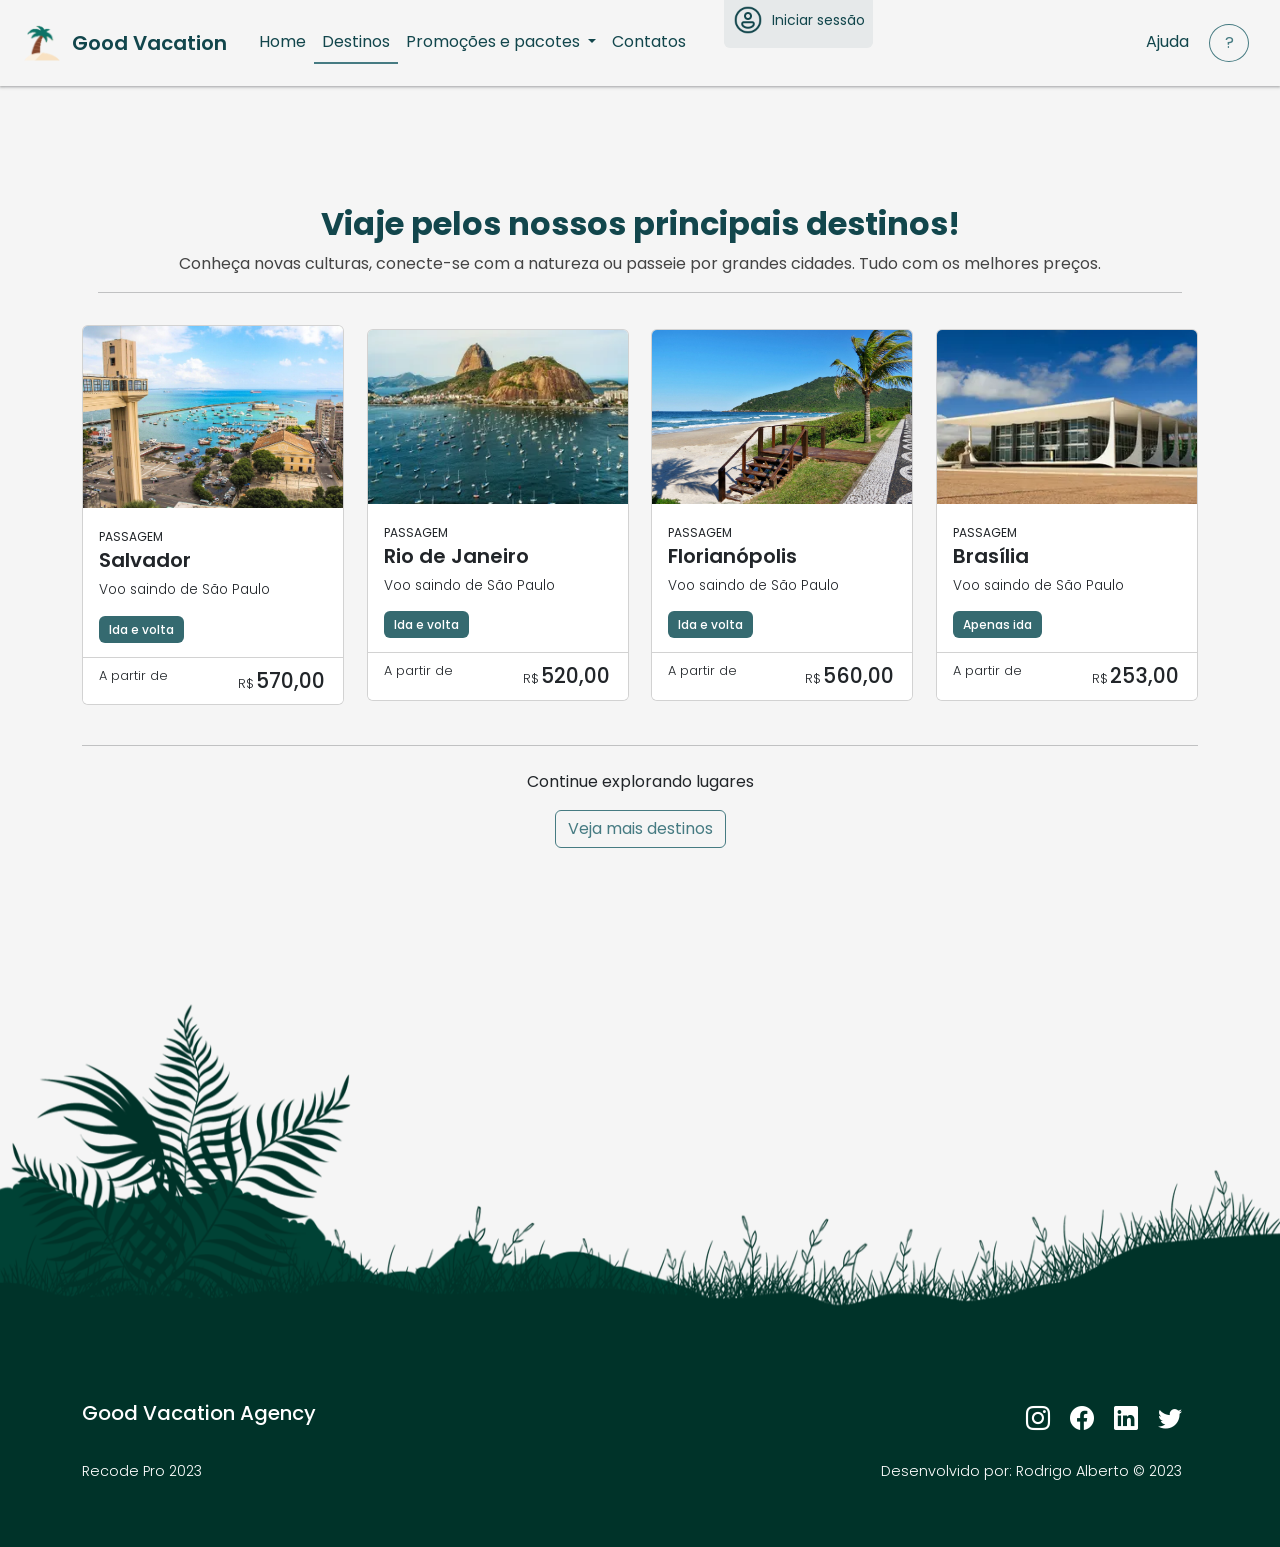
<file: Entrega02/pj001 - GoodVacation/html/destinations.html>
<!DOCTYPE html>
<html lang="pt-br">

<head>
    <meta charset="UTF-8">
    <meta name="viewport" content="width=device-width, initial-scale=1.0">

    <!-- CSS Files -->
    <link href="https://cdn.jsdelivr.net/npm/bootstrap@5.3.1/dist/css/bootstrap.min.css" rel="stylesheet"
        integrity="sha384-4bw+/aepP/YC94hEpVNVgiZdgIC5+VKNBQNGCHeKRQN+PtmoHDEXuppvnDJzQIu9" crossorigin="anonymous">
    <link rel="stylesheet" href="../css/style.css">
    <link rel="stylesheet" href="https://cdn.jsdelivr.net/npm/bootstrap-icons@1.10.5/font/bootstrap-icons.css">

    <!-- Google Fonts -->
    <link rel="preconnect" href="https://fonts.googleapis.com">
    <link rel="preconnect" href="https://fonts.gstatic.com" crossorigin>
    <link href="https://fonts.googleapis.com/css2?family=Poppins:wght@300;400;500;600;700&display=swap"
        rel="stylesheet">

    <!-- Favicon -->
    <link rel="shortcut icon" href="../imgs/favicon.ico" type="image/x-icon">

    <title>Good Vacation - Agency</title>
</head>

<body>

    <!-- - header - -->
    <header>
        <nav class="navbar navbar-expand-lg" id="navbar">
            <div class="container-fluid">
                <a class="navbar-brand d-flex align-items-center" href="../index.html">
                    <img src="../imgs/logo.png" alt="Good Vacation">
                    <span class="me-2 fw-semibold">Good Vacation</span>
                </a>

                <button class="navbar-toggler" type="button" data-bs-toggle="collapse"
                    data-bs-target="#navbarSupportedContent" aria-controls="navbarSupportedContent"
                    aria-expanded="false" aria-label="Toggle navigation">
                    <span class="navbar-toggler-icon"></span>
                </button>

                <div class="collapse navbar-collapse" id="navbarSupportedContent">
                    <ul class="navbar-nav me-auto mb-2 mb-lg-0">
                        <li class="nav-item me-2" id="nav-utilities">
                            <div class="account-box rounded-bottom py-1">
                                <a href="account.html"
                                    class="nav-link d-flex align-items-center text-decoration-none pt-2 px-2">
                                    <img src="../imgs/user-default.png" id="userPefil" class="rounded-circle me-2"
                                        alt="Perfil do usuário">
                                    <span id="userName">Iniciar sessão</span>
                                </a>
                            </div>
                        </li>

                        <li class="nav-item">
                            <a class="nav-link" aria-current="page" href="../index.html">Home</a>
                        </li>

                        <li class="nav-item">
                            <a class="nav-link" href="../html/destinations.html">Destinos</a>
                        </li>

                        <li class="nav-item dropdown">
                            <a class="nav-link dropdown-toggle" role="button" data-bs-toggle="dropdown"
                                aria-expanded="false">
                                Promoções e pacotes
                            </a>
                            <ul class="dropdown-menu">
                                <li><a class="dropdown-item" href="promotions.html">Planos para o inverno</a></li>
                                <li><a class="dropdown-item" href="promotions.html">Planos para o verão</a></li>
                                <li><a class="dropdown-item" href="promotions.html">Planos internacionais</a></li>
                            </ul>
                        </li>

                        <li class="nav-item">
                            <a class="nav-link" href="contacts.html">Contatos</a>
                        </li>
                    </ul>

                    <div class="nav-help ms-3 ps-2">
                        <a class="nav-link fs-6" href="https://www.bibliaonline.com.br/" target="_blank">Ajuda
                            <button class="btn btn-outline-primary rounded-circle ms-3" type="submit">?</button>
                        </a>
                    </div>
                </div>
            </div>
        </nav>
    </header>

    <!-- - main - -->
    <main class="container">

        <!-- #destinations-section -->
        <section id="destinations-section">
            <div class="section-title text-center py-3 px-3">
                <h2>Viaje pelos nossos principais destinos!</h2>
                <p>Conheça novas culturas, conecte-se com a natureza ou passeie por grandes cidades. Tudo com os
                    melhores preços.</p>
                <hr>
            </div>

            <div class="d-flex flex-wrap align-items-center justify-content-center card-box-destinations">
                <div class="card card-destinations">
                    <img src="../imgs/salvador.jpg" class="card-img-top" alt="...">
                    <div class="card-body">
                        <span>PASSAGEM</span>
                        <h5 class="card-title fw-semibold">Salvador</h5>
                        <p class="card-text">Voo saindo de São Paulo</p>
                        <span class="card-tag">Ida e volta</span>
                    </div>
                    <ul class="list-group list-group-flush">
                        <li class="list-group-item">
                            <div class="card-bottom">
                                <p>A partir de</p>
                                <p>R$<span>570,00</span></p>
                            </div>
                        </li>
                    </ul>
                </div>

                <div class="card card-destinations">
                    <img src="../imgs/rio-de-janeiro.webp" class="card-img-top" alt="...">
                    <div class="card-body">
                        <span>PASSAGEM</span>
                        <h5 class="card-title fw-semibold">Rio de Janeiro</h5>
                        <p class="card-text">Voo saindo de São Paulo</p>
                        <span class="card-tag">Ida e volta</span>
                    </div>
                    <ul class="list-group list-group-flush">
                        <li class="list-group-item">
                            <div class="card-bottom">
                                <p>A partir de</p>
                                <p>R$<span>520,00</span></p>
                            </div>
                        </li>
                    </ul>
                </div>

                <div class="card card-destinations">
                    <img src="../imgs/florianopolis.jpg" class="card-img-top" alt="...">
                    <div class="card-body">
                        <span>PASSAGEM</span>
                        <h5 class="card-title fw-semibold">Florianópolis</h5>
                        <p class="card-text">Voo saindo de São Paulo</p>
                        <span class="card-tag">Ida e volta</span>
                    </div>
                    <ul class="list-group list-group-flush">
                        <li class="list-group-item">
                            <div class="card-bottom">
                                <p>A partir de</p>
                                <p>R$<span>560,00</span></p>
                            </div>
                        </li>
                    </ul>
                </div>

                <div class="card card-destinations">
                    <img src="../imgs/brasília.webp" class="card-img-top" alt="...">
                    <div class="card-body">
                        <span>PASSAGEM</span>
                        <h5 class="card-title fw-semibold">Brasília</h5>
                        <p class="card-text">Voo saindo de São Paulo</p>
                        <span class="card-tag">Apenas ida</span>
                    </div>
                    <ul class="list-group list-group-flush">
                        <li class="list-group-item">
                            <div class="card-bottom">
                                <p>A partir de</p>
                                <p>R$<span>253,00</span></p>
                            </div>
                        </li>
                    </ul>
                </div>
            </div>


            <div class="pt-2 text-center">
                <hr>
                <p class="mt-4 mb-3">Continue explorando lugares</p>
                <button type="button" class="btn btn-outline-primary btn-md">Veja mais destinos</button>
            </div>
        </section> <!-- End #destinations-section -->

    </main>

    <!-- bottom-bar-section -->
    <section id="bottom-bar-section">
    </section>

    <!-- - footer - -->
    <footer class="container-fluid" id="footer">
        <div class="container">
            <div class="row">
                <div class="col12" id="footer-top">
                    <div class="row justifi-content-between">
                        <div class="col-6">
                            <h3 class="fs-5">Good Vacation Agency</h3>
                        </div>
                        <div class="col-6 text-end" id="social-networks">
                            <a href="https://www.instagram.com/"><i class="bi bi-instagram me-3 fs-4"></i></a>
                            <a href="https://www.facebook.com/"><i class="bi bi-facebook me-3 fs-4"></i></a>
                            <a href="https://www.linkedin.com/"><i class="bi bi-linkedin me-3 fs-4"></i></a>
                            <a href="https://twitter.com/"><i class="bi bi-twitter me-3 fs-4"></i></a>
                        </div>
                    </div>
                </div>

                <div class="col-12" id="footer-bottom">
                    <div class="row justify-content-between">
                        <div class="col-12 col-md-3">
                            <p class="fw-light">Recode Pro 2023</p>
                        </div>

                        <div class="col-12 col-md-4">
                            <p class="fw-light text-end me-3 autor">Desenvolvido por: Rodrigo Alberto &copy; 2023</p>
                        </div>
                    </div>
                </div>
            </div>
        </div>
    </footer>

    <!-- JS scripts -->
    <script src="../js/activePage.js"></script>
    <script src="https://cdn.jsdelivr.net/npm/@popperjs/core@2.11.8/dist/umd/popper.min.js"
        integrity="sha384-I7E8VVD/ismYTF4hNIPjVp/Zjvgyol6VFvRkX/vR+Vc4jQkC+hVqc2pM8ODewa9r"
        crossorigin="anonymous"></script>
    <script src="https://cdn.jsdelivr.net/npm/bootstrap@5.3.1/dist/js/bootstrap.min.js"
        integrity="sha384-Rx+T1VzGupg4BHQYs2gCW9It+akI2MM/mndMCy36UVfodzcJcF0GGLxZIzObiEfa"
        crossorigin="anonymous"></script>
</body>

</html>
</file>
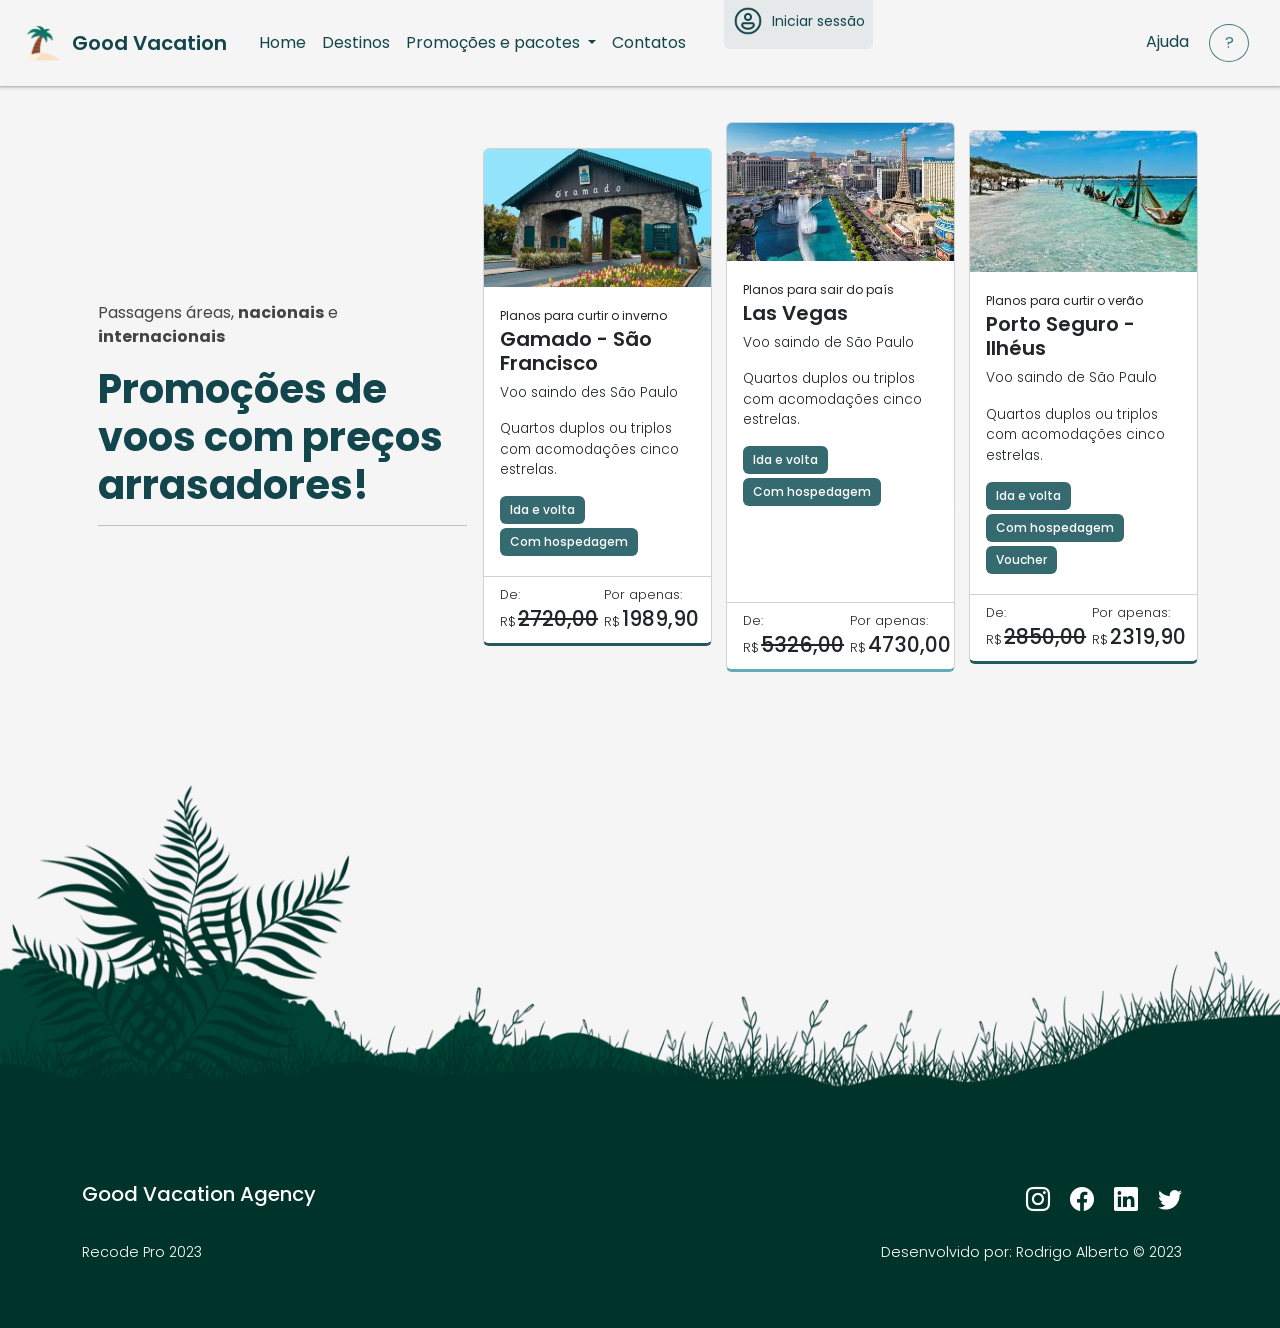
<file: Entrega02/pj001 - GoodVacation/html/promotions.html>
<!DOCTYPE html>
<html lang="pt-br">

<head>
  <meta charset="UTF-8">
  <meta name="viewport" content="width=device-width, initial-scale=1.0">

  <!-- CSS Files -->
  <link href="https://cdn.jsdelivr.net/npm/bootstrap@5.3.1/dist/css/bootstrap.min.css" rel="stylesheet"
    integrity="sha384-4bw+/aepP/YC94hEpVNVgiZdgIC5+VKNBQNGCHeKRQN+PtmoHDEXuppvnDJzQIu9" crossorigin="anonymous">
  <link rel="stylesheet" href="../css/style.css">
  <link rel="stylesheet" href="https://cdn.jsdelivr.net/npm/bootstrap-icons@1.10.5/font/bootstrap-icons.css">

  <!-- Google Fonts -->
  <link rel="preconnect" href="https://fonts.googleapis.com">
  <link rel="preconnect" href="https://fonts.gstatic.com" crossorigin>
  <link href="https://fonts.googleapis.com/css2?family=Poppins:wght@300;400;500;600;700&display=swap" rel="stylesheet">

  <!-- Favicon -->
  <link rel="shortcut icon" href="../imgs/favicon.ico" type="image/x-icon">

  <title>Good Vacation - Agency</title>
</head>

<body>

  <!-- - header - -->
  <header>
    <nav class="navbar navbar-expand-lg" id="navbar">
      <div class="container-fluid">
        <a class="navbar-brand d-flex align-items-center" href="../index.html">
          <img src="../imgs/logo.png" alt="Good Vacation">
          <span class="me-2 fw-semibold">Good Vacation</span>
        </a>

        <button class="navbar-toggler" type="button" data-bs-toggle="collapse" data-bs-target="#navbarSupportedContent"
          aria-controls="navbarSupportedContent" aria-expanded="false" aria-label="Toggle navigation">
          <span class="navbar-toggler-icon"></span>
        </button>

        <div class="collapse navbar-collapse" id="navbarSupportedContent">
          <ul class="navbar-nav me-auto mb-2 mb-lg-0">
            <li class="nav-item me-2" id="nav-utilities">
              <div class="account-box rounded-bottom py-1">
                <a href="account.html" class="nav-link d-flex align-items-center text-decoration-none pt-2 px-2">
                  <img src="../imgs/user-default.png" id="userPefil" class="rounded-circle me-2" alt="Perfil do usuário">
                  <span id="userName">Iniciar sessão</span>
                </a>
              </div>
            </li>

            <li class="nav-item">
              <a class="nav-link" aria-current="page" href="../index.html">Home</a>
            </li>
            
            <li class="nav-item">
              <a class="nav-link" href="../html/destinations.html">Destinos</a>
            </li>

            <li class="nav-item dropdown">
              <a class="nav-link dropdown-toggle" role="button" data-bs-toggle="dropdown" aria-expanded="false">
                Promoções e pacotes
              </a>
              <ul class="dropdown-menu">
                <li><a class="dropdown-item" href="promotions.html">Planos para o inverno</a></li>
                <li><a class="dropdown-item" href="promotions.html">Planos para o verão</a></li>
                <li><a class="dropdown-item" href="promotions.html">Planos internacionais</a></li>
              </ul>
            </li>

            <li class="nav-item">
              <a class="nav-link" href="contacts.html">Contatos</a>
            </li>
          </ul>
          
          <div class="nav-help ms-3 ps-2">
            <a class="nav-link fs-6" href="https://www.bibliaonline.com.br/" target="_blank">Ajuda
              <button class="btn btn-outline-primary rounded-circle ms-3" type="submit">?</button>
            </a>
          </div>
        </div>
      </div>
    </nav>
  </header>

  <!-- - main - -->
  <main class="container">

    <!-- #promotions-section -->
    <section id="promotions-section">
      <div class="section-title text-left px-3 my-5">
        <p>Passagens áreas, <span class="fw-bold">nacionais</span> e <span class="fw-bold">internacionais</span></p>
        <h2 class="fs-1">Promoções de voos com preços arrasadores!</h2>
        <hr>
      </div>

      <div class="d-flex align-items-center justify-content-center flex-nowrap card-box-promotions">
        <div class="card card-promotions">
          <img src="../imgs/gramado.png" class="card-img-top" alt="...">
          <div class="card-body">
            <span>Planos para curtir o inverno</span>
            <h5 class="card-title fw-semibold">Gamado - São Francisco</h5>
            <p class="card-text">Voo saindo des São Paulo</p>
            <p class="card-text">Quartos duplos ou triplos com acomodações cinco estrelas.</p>
            <div class="d-flex flex-wrap">
              <span class="card-tag me-2 mb-1">Ida e volta</span>
              <span class="card-tag me-2 mb-1">Com hospedagem</span>
            </div>
          </div>

          <ul class="list-group list-group-flush">
            <li class="list-group-item">
              <div class="card-bottom">
                <div class="card-bottom-left pe-1">
                  <p>De:</p>
                  <p>R$<span><del>2720,00</del></span></p>
                </div>
                <div class="card-bottom-right">
                  <p>Por apenas:</p>
                  <p>R$<span>1989,90</span></p>
                </div>
              </div>
            </li>
          </ul>
        </div>

        <div class="card card-promotions card-central">
          <img src="../imgs/las-vegas.webp" class="card-img-top" alt="...">
          <div class="card-body">
            <span>Planos para sair do país</span>
            <h5 class="card-title fw-semibold">Las Vegas</h5>
            <p class="card-text">Voo saindo de São Paulo</p>
            <p class="card-text">Quartos duplos ou triplos com acomodações cinco estrelas.</p>
            <div class="d-flex flex-wrap">
              <span class="card-tag me-2 mb-1">Ida e volta</span>
              <span class="card-tag me-2 mb-1">Com hospedagem</span>
            </div>
          </div>

          <ul class="list-group list-group-flush">
            <li class="list-group-item">
              <div class="card-bottom">
                <div class="card-bottom-left pe-1">
                  <p>De:</p>
                  <p>R$<span><del>5326,00</del></span></p>
                </div>
                <div class="card-bottom-right">
                  <p>Por apenas:</p>
                  <p>R$<span>4730,00</span></p>
                </div>
              </div>
            </li>
          </ul>
        </div>

        <div class="card card-promotions">
          <img src="../imgs/porto-seguro.jpg" class="card-img-top" alt="...">
          <div class="card-body">
            <span>Planos para curtir o verão</span>
            <h5 class="card-title fw-semibold">Porto Seguro - Ilhéus</h5>
            <p class="card-text">Voo saindo de São Paulo</p>
            <p class="card-text">Quartos duplos ou triplos com acomodações cinco estrelas.</p>
            <div class="d-flex flex-wrap">
              <span class="card-tag me-2 mb-1">Ida e volta</span>
              <span class="card-tag me-2 mb-1">Com hospedagem</span>
              <span class="card-tag me-2 mb-1">Voucher</span>
            </div>
          </div>

          <ul class="list-group list-group-flush">
            <li class="list-group-item">
              <div class="card-bottom">
                <div class="card-bottom-left pe-1">
                  <p>De:</p>
                  <p>R$<span><del>2850,00</del></span></p>
                </div>
                <div class="card-bottom-right">
                  <p>Por apenas:</p>
                  <p>R$<span>2319,90</span></p>
                </div>
              </div>
            </li>
          </ul>
        </div>
      </div>
    </section> <!-- End #promotions-section -->

  </main>

  <!-- bottom-bar-section -->
  <section id="bottom-bar-section">
  </section>

  <!-- - footer - -->
  <footer class="container-fluid" id="footer">
    <div class="container">
      <div class="row">
        <div class="col12" id="footer-top">
          <div class="row justifi-content-between">
            <div class="col-6">
              <h3 class="fs-5">Good Vacation Agency</h3>
            </div>
            <div class="col-6 text-end" id="social-networks">
              <a href="https://www.instagram.com/"><i class="bi bi-instagram me-3 fs-4"></i></a>
              <a href="https://www.facebook.com/"><i class="bi bi-facebook me-3 fs-4"></i></a>
              <a href="https://www.linkedin.com/"><i class="bi bi-linkedin me-3 fs-4"></i></a>
              <a href="https://twitter.com/"><i class="bi bi-twitter me-3 fs-4"></i></a>
            </div>
          </div>
        </div>

        <div class="col-12" id="footer-bottom">
          <div class="row justify-content-between">
            <div class="col-12 col-md-3">
              <p class="fw-light">Recode Pro 2023</p>
            </div>

            <div class="col-12 col-md-4">
              <p class="fw-light text-end me-3 autor">Desenvolvido por: Rodrigo Alberto &copy; 2023</p>
            </div>
          </div>
        </div>
      </div>
    </div>
  </footer>

  <!-- JS scripts -->
  <script src="../js/activePage.js"></script>
  <script src="https://cdn.jsdelivr.net/npm/@popperjs/core@2.11.8/dist/umd/popper.min.js"
    integrity="sha384-I7E8VVD/ismYTF4hNIPjVp/Zjvgyol6VFvRkX/vR+Vc4jQkC+hVqc2pM8ODewa9r"
    crossorigin="anonymous"></script>
  <script src="https://cdn.jsdelivr.net/npm/bootstrap@5.3.1/dist/js/bootstrap.min.js"
    integrity="sha384-Rx+T1VzGupg4BHQYs2gCW9It+akI2MM/mndMCy36UVfodzcJcF0GGLxZIzObiEfa"
    crossorigin="anonymous"></script>
</body>

</html>
</file>
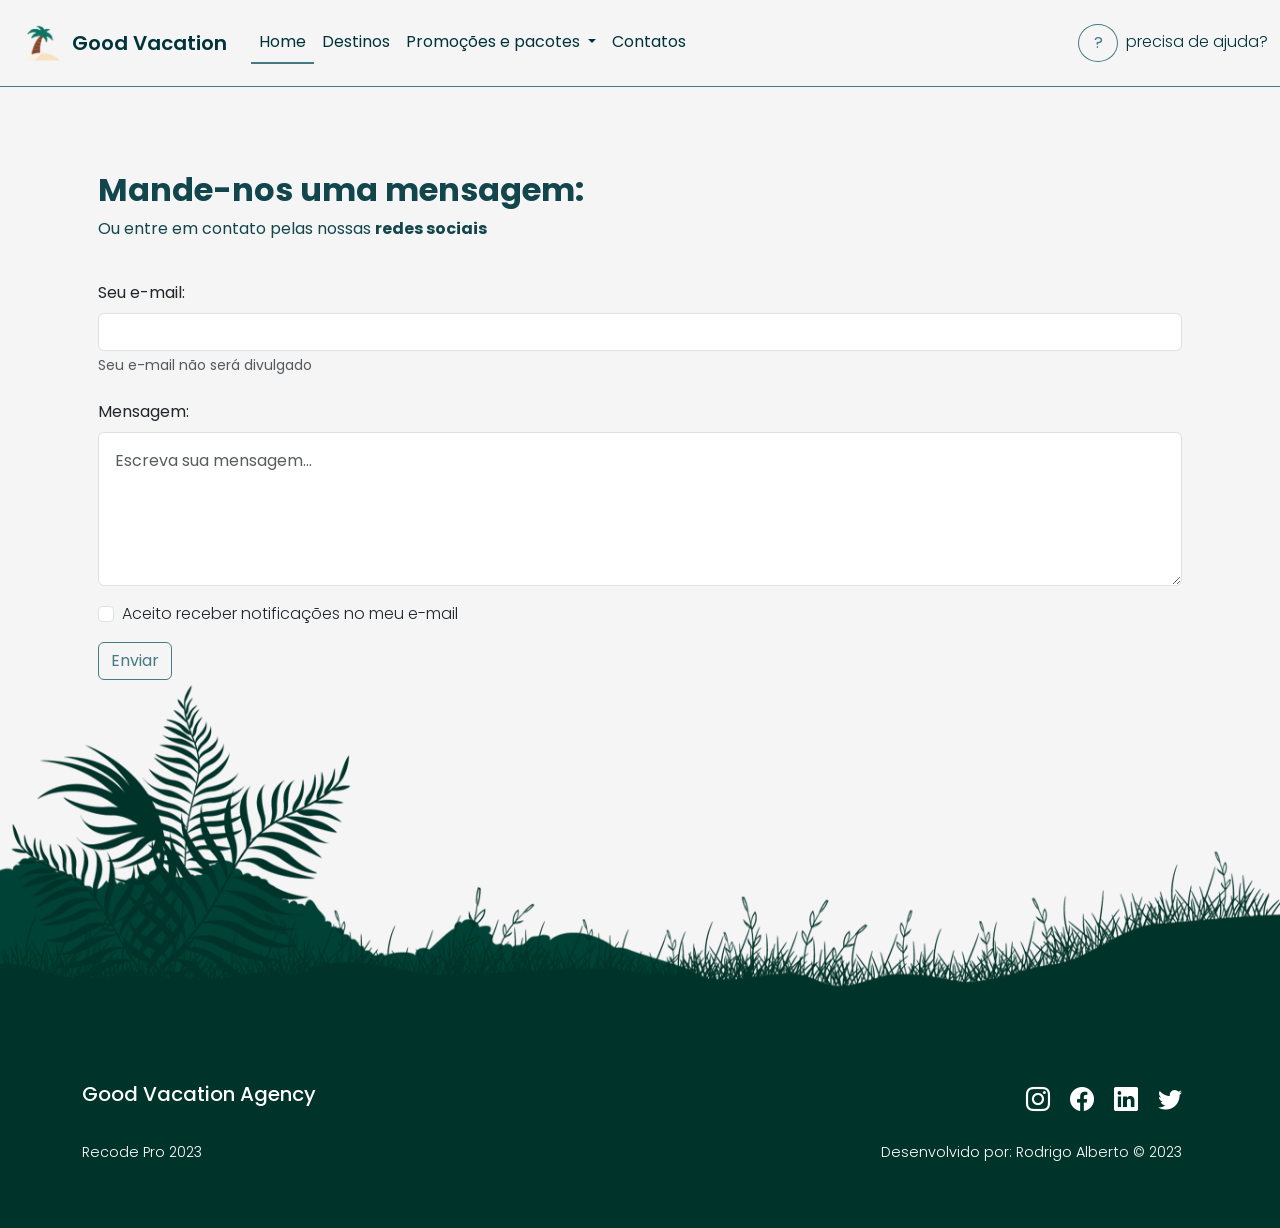
<file: Modulo-02/Front-end/pj001 - GoodVacation/html/contacts.html>
<!DOCTYPE html>
<html lang="pt-br">
<head>
  <meta charset="UTF-8">
  <meta name="viewport" content="width=device-width, initial-scale=1.0">

  <!-- CSS Files -->
  <link href="https://cdn.jsdelivr.net/npm/bootstrap@5.3.1/dist/css/bootstrap.min.css" rel="stylesheet"
    integrity="sha384-4bw+/aepP/YC94hEpVNVgiZdgIC5+VKNBQNGCHeKRQN+PtmoHDEXuppvnDJzQIu9" crossorigin="anonymous">
  <link rel="stylesheet" href="../css/style.css">
  <link rel="stylesheet" href="https://cdn.jsdelivr.net/npm/bootstrap-icons@1.10.5/font/bootstrap-icons.css">

  <!-- Google Fonts -->
  <link rel="preconnect" href="https://fonts.googleapis.com">
  <link rel="preconnect" href="https://fonts.gstatic.com" crossorigin>
  <link href="https://fonts.googleapis.com/css2?family=Poppins:wght@300;400;500;600;700&display=swap" rel="stylesheet">

  <!-- Favicon -->
  <link rel="shortcut icon" href="../imgs/favicon.ico" type="image/x-icon">

  <title>Good Vacation - Agency</title>
</head>
<body>

  <!-- - header - -->
  <header>
    <nav class="navbar navbar-expand-lg" id="navbar">
      <div class="container-fluid">
        <a class="navbar-brand d-flex align-items-center" href="../index.html">
          <img src="../imgs/logo.png" alt="Good Vacation">
          <span class="me-2">Good Vacation</span>
        </a>
        <button class="navbar-toggler" type="button" data-bs-toggle="collapse" data-bs-target="#navbarSupportedContent"
          aria-controls="navbarSupportedContent" aria-expanded="false" aria-label="Toggle navigation">
          <span class="navbar-toggler-icon"></span>
        </button>
        <div class="collapse navbar-collapse" id="navbarSupportedContent">
          <ul class="navbar-nav me-auto mb-2 mb-lg-0">
            <li class="nav-item">
              <a class="nav-link active" aria-current="page" href="../index.html">Home</a>
            </li>
            <li class="nav-item">
              <a class="nav-link" href="../html/destinations.html">Destinos</a>
            </li>
            <li class="nav-item dropdown">
              <a class="nav-link dropdown-toggle" href="" role="button" data-bs-toggle="dropdown" aria-expanded="false">
                Promoções e pacotes
              </a>
              <ul class="dropdown-menu">
                <li><a class="dropdown-item" href="promotions.html">Planos para o inverno</a></li>
                <li><a class="dropdown-item" href="promotions.html">Planos para o verão</a></li>
                <li><a class="dropdown-item" href="promotions.html">Planos internacionais</a></li>
              </ul>
            </li>
            <li class="nav-item">
              <a class="nav-link" href="contacts.html">Contatos</a>
            </li>
          </ul>
          <div class="nav-help">
            <a class="nav-link" href="https://www.bibliaonline.com.br/">
              <button class="btn btn-outline-primary rounded-circle me-2" type="submit">?</button>precisa de ajuda?
            </a>
          </div>
        </div>
      </div>
    </nav>
  </header>

  <!-- - main - -->
  <main class="container">

    <!-- #contacts-section -->
    <section id="contacts-section" class="mx-3 mb-1">
      <div class="title-contacts-section mt-5 pt-5 pb-4">
        <h2 class="fw-bold fs-2">Mande-nos uma mensagem:</h2>
        <p>Ou entre em contato pelas nossas <span class="fw-bold">redes sociais</span></p>
      </div>

      <form>
        <div class="mb-3">
          <label for="inputEmail" class="form-label">Seu e-mail:</label>
          <input type="email" class="form-control" id="inputEmail" aria-describedby="emailHelp">
          <div id="emailHelp" class="form-text">Seu e-mail não será divulgado</div>
        </div>
        <div class="mb-3">
          <label for="inputArea" class="form-label mt-2">Mensagem:</label>
          <textarea id="inputArea" class="form-control py-3 px-3" placeholder="Escreva sua mensagem..." cols="2"
            rows="5"></textarea>
        </div>
        <div class="mb-3 form-check">
          <input type="checkbox" class="form-check-input" id="exampleCheck1">
          <label class="form-check-label fs-6 fw-light" for="exampleCheck1">Aceito receber notificações no meu
            e-mail</label>
        </div>
        <button type="submit" class="btn btn-outline-primary">Enviar</button>
      </form>
    </section>
  </main>

  <!-- bottom-bar-section -->
  <section id="bottom-bar-section">
  </section>
  
  <!-- - footer - -->
  <footer class="container-fluid" id="footer">
    <div class="container">
      <div class="row">
        <div class="col12" id="footer-top">
          <div class="row justifi-content-between">
            <div class="col-6">
              <h3 class="fs-5">Good Vacation Agency</h3>
            </div>
            <div class="col-6 text-end" id="social-networks">
              <a href="https://www.instagram.com/"><i class="bi bi-instagram me-3 fs-4"></i></a>
              <a href="https://www.facebook.com/"><i class="bi bi-facebook me-3 fs-4"></i></a>
              <a href="https://www.linkedin.com/"><i class="bi bi-linkedin me-3 fs-4"></i></a>
              <a href="https://twitter.com/"><i class="bi bi-twitter me-3 fs-4"></i></a>
            </div>
          </div>
        </div>

        <div class="col-12" id="footer-bottom">
          <div class="row justify-content-between">
            <div class="col-12 col-md-3">
              <p class="fw-light">Recode Pro 2023</p>
            </div>

            <div class="col-12 col-md-4">
              <p class="fw-light text-end me-3 autor">Desenvolvido por: Rodrigo Alberto &copy; 2023</p>
            </div>
          </div>
        </div>
      </div>
    </div>
  </footer>

  <!-- JS scripts -->
  <script src="https://cdn.jsdelivr.net/npm/@popperjs/core@2.11.8/dist/umd/popper.min.js"
    integrity="sha384-I7E8VVD/ismYTF4hNIPjVp/Zjvgyol6VFvRkX/vR+Vc4jQkC+hVqc2pM8ODewa9r"
    crossorigin="anonymous"></script>
  <script src="https://cdn.jsdelivr.net/npm/bootstrap@5.3.1/dist/js/bootstrap.min.js"
    integrity="sha384-Rx+T1VzGupg4BHQYs2gCW9It+akI2MM/mndMCy36UVfodzcJcF0GGLxZIzObiEfa"
    crossorigin="anonymous"></script>
</body>

</html>
</file>
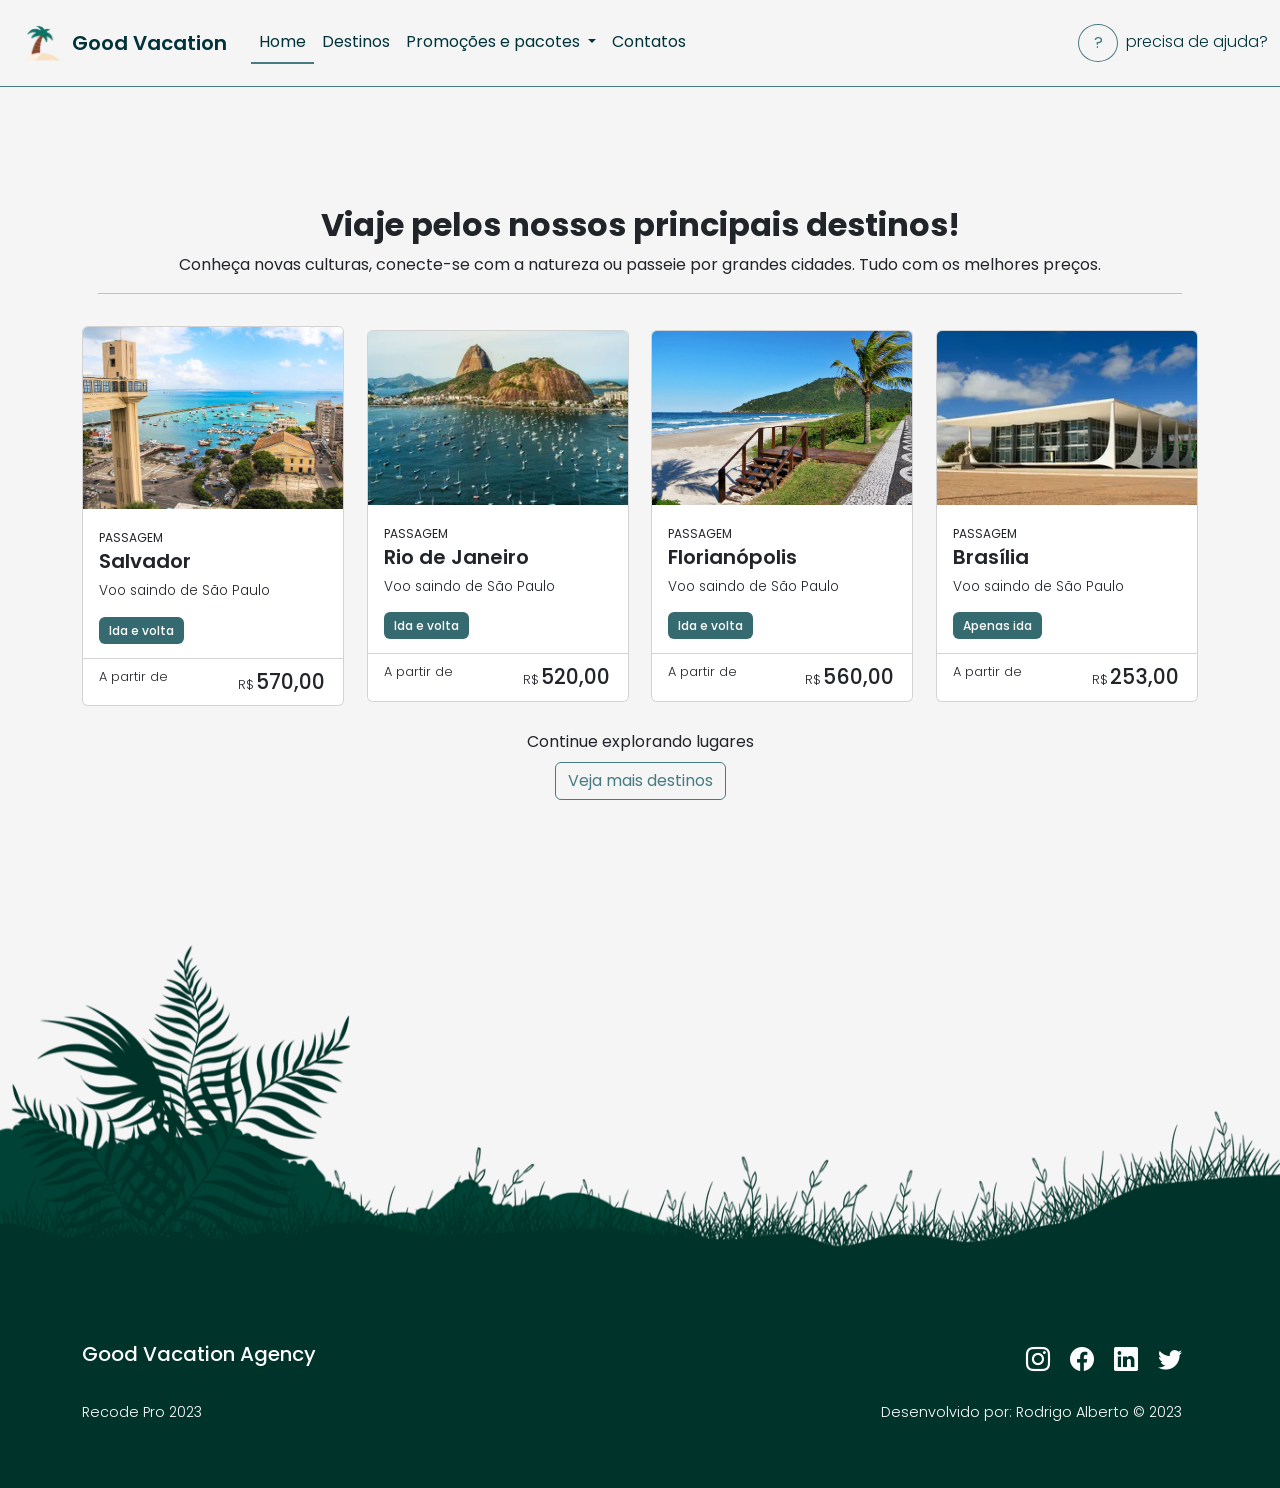
<file: Modulo-02/Front-end/pj001 - GoodVacation/html/destinations.html>
<!DOCTYPE html>
<html lang="pt-br">
<head>
    <meta charset="UTF-8">
    <meta name="viewport" content="width=device-width, initial-scale=1.0">

    <!-- CSS Files -->
    <link href="https://cdn.jsdelivr.net/npm/bootstrap@5.3.1/dist/css/bootstrap.min.css" rel="stylesheet"
        integrity="sha384-4bw+/aepP/YC94hEpVNVgiZdgIC5+VKNBQNGCHeKRQN+PtmoHDEXuppvnDJzQIu9" crossorigin="anonymous">
    <link rel="stylesheet" href="../css/style.css">
    <link rel="stylesheet" href="https://cdn.jsdelivr.net/npm/bootstrap-icons@1.10.5/font/bootstrap-icons.css">

    <!-- Google Fonts -->
    <link rel="preconnect" href="https://fonts.googleapis.com">
    <link rel="preconnect" href="https://fonts.gstatic.com" crossorigin>
    <link href="https://fonts.googleapis.com/css2?family=Poppins:wght@300;400;500;600;700&display=swap"
        rel="stylesheet">

    <!-- Favicon -->
    <link rel="shortcut icon" href="../imgs/favicon.ico" type="image/x-icon">

    <title>Good Vacation - Agency</title>
</head>
<body>

    <!-- - header - -->
    <header>
        <nav class="navbar navbar-expand-lg" id="navbar">
            <div class="container-fluid">
                <a class="navbar-brand d-flex align-items-center" href="../index.html">
                    <img src="../imgs/logo.png" alt="Good Vacation">
                    <span class="me-2">Good Vacation</span>
                </a>
                <button class="navbar-toggler" type="button" data-bs-toggle="collapse"
                    data-bs-target="#navbarSupportedContent" aria-controls="navbarSupportedContent"
                    aria-expanded="false" aria-label="Toggle navigation">
                    <span class="navbar-toggler-icon"></span>
                </button>
                <div class="collapse navbar-collapse" id="navbarSupportedContent">
                    <ul class="navbar-nav me-auto mb-2 mb-lg-0">
                        <li class="nav-item">
                            <a class="nav-link active" aria-current="page" href="../index.html">Home</a>
                        </li>
                        <li class="nav-item">
                            <a class="nav-link" href="destinations.html">Destinos</a>
                        </li>
                        <li class="nav-item dropdown">
                            <a class="nav-link dropdown-toggle" href="#" role="button" data-bs-toggle="dropdown"
                                aria-expanded="false">
                                Promoções e pacotes
                            </a>
                            <ul class="dropdown-menu">
                                <li><a class="dropdown-item" href="../html/promotions.html">Planos para o inverno</a>
                                </li>
                                <li><a class="dropdown-item" href="../html/promotions.html">Planos para o verão</a></li>
                                <li><a class="dropdown-item" href="../html/promotions.html">Planos internacionais</a>
                                </li>
                            </ul>
                        </li>
                        <li class="nav-item">
                            <a class="nav-link" href="contacts.html">Contatos</a>
                        </li>
                    </ul>
                    <div class="nav-help">
                        <a class="nav-link" href="https://www.bibliaonline.com.br/">
                            <button class="btn btn-outline-primary rounded-circle me-2" type="submit">?</button>precisa
                            de ajuda?
                        </a>
                    </div>
                </div>
            </div>
        </nav>
    </header>

    <!-- - main - -->
    <main class="container">

        <!-- #destinations-section -->
        <section id="destinations-section" class="mb-1">
            <div class="text-center py-3 px-3">
                <h2 class="fw-bold">Viaje pelos nossos principais destinos!</h2>
                <p>Conheça novas culturas, conecte-se com a natureza ou passeie por grandes cidades. Tudo com os
                    melhores preços.</p>
                <hr>
            </div>

            <div class="d-flex flex-wrap align-items-center justify-content-center card-box-destinations">
                <div class="card card-destinations">
                    <img src="../imgs/salvador.jpg" class="card-img-top" alt="...">
                    <div class="card-body">
                        <span>PASSAGEM</span>
                        <h5 class="card-title fw-semibold">Salvador</h5>
                        <p class="card-text">Voo saindo de São Paulo</p>
                        <span class="card-tag">Ida e volta</span>
                    </div>
                    <ul class="list-group list-group-flush">
                        <li class="list-group-item">
                            <div class="card-bottom">
                                <p>A partir de</p>
                                <p>R$<span>570,00</span></p>
                            </div>
                        </li>
                    </ul>
                </div>

                <div class="card card-destinations">
                    <img src="../imgs/rio-de-janeiro.webp" class="card-img-top" alt="...">
                    <div class="card-body">
                        <span>PASSAGEM</span>
                        <h5 class="card-title fw-semibold">Rio de Janeiro</h5>
                        <p class="card-text">Voo saindo de São Paulo</p>
                        <span class="card-tag">Ida e volta</span>
                    </div>
                    <ul class="list-group list-group-flush">
                        <li class="list-group-item">
                            <div class="card-bottom">
                                <p>A partir de</p>
                                <p>R$<span>520,00</span></p>
                            </div>
                        </li>
                    </ul>
                </div>

                <div class="card card-destinations">
                    <img src="../imgs/florianopolis.jpg" class="card-img-top" alt="...">
                    <div class="card-body">
                        <span>PASSAGEM</span>
                        <h5 class="card-title fw-semibold">Florianópolis</h5>
                        <p class="card-text">Voo saindo de São Paulo</p>
                        <span class="card-tag">Ida e volta</span>
                    </div>
                    <ul class="list-group list-group-flush">
                        <li class="list-group-item">
                            <div class="card-bottom">
                                <p>A partir de</p>
                                <p>R$<span>560,00</span></p>
                            </div>
                        </li>
                    </ul>
                </div>

                <div class="card card-destinations">
                    <img src="../imgs/brasília.webp" class="card-img-top" alt="...">
                    <div class="card-body">
                        <span>PASSAGEM</span>
                        <h5 class="card-title fw-semibold">Brasília</h5>
                        <p class="card-text">Voo saindo de São Paulo</p>
                        <span class="card-tag">Apenas ida</span>
                    </div>
                    <ul class="list-group list-group-flush">
                        <li class="list-group-item">
                            <div class="card-bottom">
                                <p>A partir de</p>
                                <p>R$<span>253,00</span></p>
                            </div>
                        </li>
                    </ul>
                </div>
            </div>

            <div class="pt-2 text-center">
                <p class="mb-2">Continue explorando lugares</p>
                <button type="button" class="btn btn-outline-primary btn-md">Veja mais destinos</button>
            </div>
        </section>
    </main>

    <!-- bottom-bar-section -->
    <section id="bottom-bar-section">
    </section>

    <!-- - footer - -->
    <footer class="container-fluid" id="footer">
        <div class="container">
            <div class="row">
                <div class="col12" id="footer-top">
                    <div class="row justifi-content-between">
                        <div class="col-6">
                            <h3 class="fs-5">Good Vacation Agency</h3>
                        </div>
                        <div class="col-6 text-end" id="social-networks">
                            <a href="https://www.instagram.com/"><i class="bi bi-instagram me-3 fs-4"></i></a>
                            <a href="https://www.facebook.com/"><i class="bi bi-facebook me-3 fs-4"></i></a>
                            <a href="https://www.linkedin.com/"><i class="bi bi-linkedin me-3 fs-4"></i></a>
                            <a href="https://twitter.com/"><i class="bi bi-twitter me-3 fs-4"></i></a>
                        </div>
                    </div>
                </div>

                <div class="col-12" id="footer-bottom">
                    <div class="row justify-content-between">
                        <div class="col-12 col-md-3">
                            <p class="fw-light">Recode Pro 2023</p>
                        </div>

                        <div class="col-12 col-md-4">
                            <p class="fw-light text-end me-3 autor">Desenvolvido por: Rodrigo Alberto &copy; 2023</p>
                        </div>
                    </div>
                </div>
            </div>
        </div>
    </footer>

    <!-- JS scripts -->
    <script src="https://cdn.jsdelivr.net/npm/@popperjs/core@2.11.8/dist/umd/popper.min.js"
        integrity="sha384-I7E8VVD/ismYTF4hNIPjVp/Zjvgyol6VFvRkX/vR+Vc4jQkC+hVqc2pM8ODewa9r"
        crossorigin="anonymous"></script>
    <script src="https://cdn.jsdelivr.net/npm/bootstrap@5.3.1/dist/js/bootstrap.min.js"
        integrity="sha384-Rx+T1VzGupg4BHQYs2gCW9It+akI2MM/mndMCy36UVfodzcJcF0GGLxZIzObiEfa"
        crossorigin="anonymous"></script>
</body>

</html>
</file>
<file: Entrega02/pj001 - GoodVacation/css/style.css>
/*--------------------------------------------------
 -- General --
--------------------------------------------------*/

:root {
    --bg-primary-color: #467b82;
    --bg-secondary-color: whitesmoke;
    --bg-tertiary-color: #003329;
    --bg-quaternary-color: #12464c11;

    --font-primary-color: white;
    --font-secondary-color: #467b82;
    --font-tertiary-color: #12464c;
    --font-quaternary-color: #444444;
    --font-quinary-color: #666666;
    
    --border-primary-color: #467b82;
    --border-secondary-color: #23585e;
    --border-tertiary-color: #61adb6;

    --buttons-primary-bg-color: #356a70;
    --buttons-secondary-bg-color: #467b82;
}

body {
    font-family: 'Poppins', sans-serif;
    background-color: var(--bg-secondary-color);
}

header {
    margin-bottom: 100px;
}

/*--------------------------------------------------
 - Sections general -
--------------------------------------------------*/

section {
    margin: 4em 0;
}

.section-title h2, .section-title h1, .section-title h5 {
    color: var(--font-tertiary-color);
    font-weight: bold;
}

.section-title p {
    color: var(--font-quaternary-color);
}

/*--------------------------------------------------
 - Forms, labels and inputs general -
--------------------------------------------------*/

form label {
    color: var(--font-quaternary-color);
    font-size: 15px;
}

input[type="email"], input[type="text"], form textarea {
    color: var(--font-quinary-color) !important;
    font-size: 14px !important;
    font-weight: 300 !important;
    resize: none;
}

/*--------------------------------------------------
 - Buttons general -
--------------------------------------------------*/

.btn-primary {
    color: var(--font-primary-color);
    background-color: var(--buttons-primary-bg-color);
    border: var(--border-secondary-color);
}

.btn-primary:hover {
    background-color: var(--buttons-secondary-bg-color);
}

.btn-outline-primary {
    transition: all 0.4s ease-in-out;
    border-color: var(--border-primary-color);
    color: var(--font-secondary-color);
}

.btn-outline-primary:hover {
    border-color: var(--border-secondary-color);
    background-color: var(--buttons-primary-bg-color);
}

/*--------------------------------------------------
 #navbar
--------------------------------------------------*/

#navbar {
    background-color: var(--bg-secondary-color);
    box-shadow: rgba(60, 64, 67, 0.3) 0px 1px 2px 0px, rgba(60, 64, 67, 0.15) 0px 1px 3px 1px;
    margin-bottom: -4em;
}

#navbar a {
    color: var(--font-tertiary-color)
}

#navbar .nav-item a:hover {
    color: var(--font-secondary-color);
}

#navbar a.active {
    border-bottom: 2px solid var(--border-primary-color);
}

.navbar-brand img:hover {
    padding: 0.1em;
}

.navbar-brand img{
    width: 60px;
}

.nav-help {
    min-width: 130px;
}

.nav-help button {
    width: 40px;
}

.nav-help a:nth-child(1):hover {
    color: var(--font-secondary-color) !important;
}

.account-box {
    background-color: var(--bg-quaternary-color);
    margin-top: -30px;
}

.account-box span {
    font-size: 14px;
}

.account-box img {
    width: 32px;
}

#nav-utilities {
    margin-left: 30px;
    order: 4;
}

@media (max-width: 991px) {
    #navbar {
       text-align: center; 
    }

    #navbar a.active {
        background-color: var(--bg-quaternary-color);
        border-left: 5px solid var(--border-primary-color);
        border-bottom: 0;
        margin: auto;
    }

    .nav-help button {
        display: none;
    }

    .account-box {
        background: none;
        margin: 0;
        padding: 0;
    }

    #nav-utilities {
        margin: 0;
        order: 0;
    }
}

/*--------------------------------------------------
 #hero-section
--------------------------------------------------*/

#hero-section {
    background-color: var(--bg-primary-color);
    max-height: 500px;
    margin-top: -100px;
}

.left-hero-section {
    flex: 50%;
}

.left-hero-section h1 {
    border-top: 5px solid var(--border-secondary-color);
    border-bottom: 5px solid var(--border-secondary-color);
    border-radius: 5px;
}

.right-hero-section {
    flex: 50%;
}

.right-hero-section img {
    max-width: 100%;
    height: 120%;
}

@media (max-width: 991px) {
    #hero-section {
        flex-direction: column-reverse;
        max-height: 450px;
    }

    .right-hero-section {
        max-height: 320px;
    }

    .right-hero-section img {
        max-width: 42%;
    } 
}

/*--------------------------------------------------
 #home-section
--------------------------------------------------*/
.sobre-item {
    text-align: justify;
}

.sobre-item h3 {
    color: var(--font-secondary-color);
}

.sobre-item span {
    color: var(--font-secondary-color);
}

@media (max-width: 991px) {
    .sobre-box {
        flex-direction: column;
    }
}

/*--------------------------------------------------
 #destinations-section
--------------------------------------------------*/

#destinations-section {
    margin-top: 15%;
    min-height: 750px;
}

.card-box-destinations {
    gap: 2%;
    min-height: 60%;
}

.card-box-destinations .card-destinations {
    transition: all 0.3s ease-in-out;
    cursor: pointer;
    flex: 1 1 200px; 
    margin-bottom: 1em;
    height: 100%;
}

.card-box-destinations .card-destinations:hover {
    box-shadow: rgba(0, 0, 0, 0.35) 0px 5px 15px;
    margin-top: 1%;
}

.card-body span{
    font-size: 0.75em;
}

.card-box-destinations .card-text, .card-box-promotions .card-text {
    font-weight: 300;
    font-size: 0.85em;
}

.card-tag {
    background-color: var(--buttons-primary-bg-color);
    color: var(--font-primary-color);
    font-weight: 500;
    padding: 5px 10px;
    border-radius: 0.5em;
}

.card-bottom {
    display: flex;
    justify-content: space-between;
}

.card-bottom p {
    font-weight: 300;
    font-size: 0.8em;
    margin-bottom: 0;
}

.card-bottom span {
    font-weight: 500;
    font-size: 1.6em;
    padding: 2px;
}

@media (max-width: 992px) {
    #destinations-section {
        display: flex;
        flex-wrap: wrap;
        justify-content: center;
    }
    
    .card-box-destinations  {
        width: 85%;
        height: 100%;
    }
}

/*--------------------------------------------------
 #promotions-section
--------------------------------------------------*/

#promotions-section {
    display: flex;
    align-items: center;
}

.card-box-promotions {
    gap: 2%;
}

.card-promotions {
    transition: all 0.3s ease-in-out;
    flex: 1 1 250px;
    margin-bottom: 3em;
    border-bottom: 3px solid var(--border-secondary-color);
    cursor: pointer;
}

.card-promotions:hover {
    box-shadow: rgba(0, 0, 0, 0.35) 0px 5px 15px;
}

.card-central {
    min-height: 550px;
    border-bottom: 3px solid var(--border-tertiary-color);
}

@media (max-width: 1200px) {
    #promotions-section {
        flex-wrap: wrap;
    }
}

@media (max-width: 992px) {
    .card-box-promotions {
        flex-direction: column;
        width: 100%;
    }

    .card-promotions {
        width: 90%;
    }

    .card-central {
        min-height: auto;
    }
}

/*--------------------------------------------------
 #contacts-section
--------------------------------------------------*/

#contacts-section form {
    background-color: var(--bg-quaternary-color);
}

.info-item {
    background-color: var(--bg-quaternary-color);
    overflow: auto;
}

.info-item i {
    color: var(--font-secondary-color);
}

.info-item h3 {
    color: var(--font-tertiary-color);
}

.info-item p {
    color: var(--font-quaternary-color)
}

/*--------------------------------------------------
 #subscribe-section
--------------------------------------------------*/

#subscribe-section {
    background-color: var(--bg-quaternary-color);
}

#inputSubscribeEmail {
    width: 60%;
}

@media (max-width: 467px) {
    #inputSubscribeEmail {
        width: 95%;
    }
}

/*--------------------------------------------------
 #login-section
--------------------------------------------------*/

#login-section .card {
    box-shadow: rgba(0, 0, 0, 0.24) 0px 3px 8px;
    width: 18rem;
}

/*--------------------------------------------------
 #bottom-bar-section
--------------------------------------------------*/

#bottom-bar-section {
    margin: 0;
    width: 100%;
    height: 350px;
    background-image: url(../imgs/plant.png);
    background-repeat: no-repeat;
    background-position: center;
    background-size: cover;
}

/*--------------------------------------------------
 #footer
--------------------------------------------------*/

#footer {
    background-color: var(--bg-tertiary-color);
    color: var(--font-primary-color);
    padding: 3em 2em;
}

#footer-top {
    margin-bottom: 1.5em;
}

#social-networks i {
    transition: all 0.3s ease-in-out;
    color: var(--font-primary-color);
}

#social-networks i:hover {
    color: var(--font-secondary-color);
}

#footer-bottom {
    font-size: 0.9em;
}

@media (max-width: 991px) {
    #footer-bottom .autor {
        text-align: left !important;
    }
}
</file>
<file: Modulo-02/Front-end/pj001 - GoodVacation/css/style.css>
/* -- General -- */

* {
    font-family: 'Poppins', sans-serif;
}

:root {
    --bg-primary-color: #467b82;
    --bg-secondary-color: whitesmoke;
    --bg-tertiary-color: #12464c;
    --bg-footer-color: #003329;

    --font-primary-color: white;
    --font-secondary-color: #467b82;
    --fontr-tertiary-color: #00343a;

    --border-primary-color: #467b82;
    --border-secondary-color: #23585e;
    --border-tertiary-color: #61adb6;

    --butttons-primary-bg-color: #467b82;
    --butttons-secondary-bg-color: #356a70
}

body {
    background-color: var(--bg-secondary-color);
}

header {
    margin-bottom: 100px;
}

section {
    margin: 4em 0;
}

/* - Buttons general - */

.btn-outline-primary {
    border-color: var(--border-primary-color);
    color: var(--font-secondary-color);
}

.btn-outline-primary:hover {
    border-color: var(--border-secondary-color);
    background-color: var(--butttons-secondary-bg-color);
}

/* #navbar */

#navbar {
    background-color: var(--bg-secondary-color);
    border-bottom: 1px solid var(--border-primary-color);
    margin-bottom: -4em;
}

#navbar a{
    color: var(--fontr-tertiary-color);
}

#navbar .nav-item a:hover {
    color: var(--font-secondary-color);
}

#navbar a.active {
    border-bottom: 2px solid var(--bg-primary-color);
}

.navbar-brand img:hover {
    padding: 0.1em;
}

.navbar-brand img{
    width: 60px;
}

.navbar-brand span {
    font-weight: 600;
}

.nav-help a {
    font-weight: 300;
}

.nav-help button {
    width: 40px;
}

/* #hero-section */

#hero-section {
    background-color: var(--bg-primary-color);
    display: flex;
    max-height: 500px;
    margin-top: -100px;
}

.left-hero-section {
    flex: 50%;
    text-align: center;
    align-self: center;
}

.left-hero-section h1 {
    font-weight: 700;
    border-top: 5px solid var(--border-secondary-color);
    border-bottom: 5px solid var(--border-secondary-color);
    border-radius: 5px;
}

.left-hero-section p {
    font-weight: 300;
    font-size: 1.5em;
}

.right-hero-section {
    flex: 50%;
    text-align: right;
}

.right-hero-section img {
    max-width: 100%;
    height: 120%;
}

@media (max-width: 991px) {
    #hero-section {
        flex-direction: column-reverse;
        max-height: 450px;
    }

    .right-hero-section {
        max-height: 320px;
    }

    .right-hero-section img {
        max-width: 42%;
    } 
}

/* #home-section */

.title-home-section {
    color: var(--fontr-tertiary-color);
}

.sobre-item h3 {
    color: var(--font-secondary-color);
}

.sobre-item span {
    color: var(--font-secondary-color);
}

@media (max-width: 991px) {
    .sobre-box {
        flex-direction: column;
    }
}

/* #bottom-bar-section */

#bottom-bar-section {
    margin: 0;
    width: 100%;
    height: 350px;
    background-image: url(../imgs/plant.png);
    background-repeat: no-repeat;
    background-position: center;
    background-size: cover;
}

/* #destinations-section */

#destinations-section {
    margin-top: 15%;
    min-height: 750px;
}

.card-box-destinations {
    gap: 2%;
    min-height: 60%;
}

.card-box-destinations .card-destinations {
    transition: all 0.3s ease-in-out;
    cursor: pointer;
    flex: 1 1 200px; 
    margin-bottom: 1em;
    height: 100%;
}

.card-box-destinations .card-destinations:hover {
    box-shadow: rgba(0, 0, 0, 0.35) 0px 5px 15px;
    margin-top: 1%;
}

.card-body span{
    font-size: 0.75em;
}

.card-box-destinations .card-text, .card-box-promotions .card-text {
    font-weight: 300;
    font-size: 0.85em;
}

.card-tag {
    font-weight: 500;
    padding: 5px 10px;
    border-radius: 0.5em;
    background-color: var(--butttons-secondary-bg-color);
    color: var(--font-primary-color);
}

.card-bottom {
    display: flex;
    justify-content: space-between;
}

.card-bottom p {
    font-weight: 300;
    font-size: 0.8em;
    margin-bottom: 0;
}

.card-bottom span {
    font-weight: 500;
    font-size: 1.6em;
    padding: 2px;
}

@media (max-width: 992px) {
    #destinations-section {
        display: flex;
        flex-wrap: wrap;
        justify-content: center;
    }
    
    .card-box-destinations  {
        width: 85%;
        height: 100%;
    }
}

/* #promotions-section */

#promotions-section {
    display: flex;
    align-items: center;
}

.title-promotions-section {
    text-align: left;
}

.title-promotions-section h2 {
    font-size: 2.5em;
}

.card-box-promotions {
    gap: 2%;
}

.card-promotions {
    transition: all 0.3s ease-in-out;
    flex: 1 1 250px;
    margin-bottom: 3em;
    border-bottom: 3px solid var(--border-secondary-color);
    cursor: pointer;
}

.card-promotions:hover {
    box-shadow: rgba(0, 0, 0, 0.35) 0px 5px 15px;
}

.card-central {
    min-height: 550px;
    border-bottom: 3px solid var(--border-tertiary-color);
}

@media (max-width: 1200px) {
    #promotions-section {
        flex-wrap: wrap;
    }
}

@media (max-width: 992px) {
    .title-promotions-section h2 {
        font-size: 2em;;
    }

    .card-box-promotions {
        flex-direction: column;
        width: 100%;
    }

    .card-promotions {
        width: 90%;
    }

    .card-central {
        min-height: auto;
    }
}

/* #contacts-section */

.title-contacts-section {
    color: var(--bg-tertiary-color);
}

/* footer */

#footer {
    background-color: var(--bg-footer-color);
    color: var(--font-primary-color);
    padding: 3em 2em;
}

#footer-top {
    margin-bottom: 1.5em;
}

#social-networks i {
    transition: all 0.3s ease-in-out;
    color: var(--font-primary-color);
}

#social-networks i:hover{
    color: var(--font-secondary-color);
}

#footer-bottom {
    font-size: 0.9em;
}

@media (max-width: 991px) {
    #footer-bottom .autor {
        text-align: left !important;
    }
}
</file>
<file: Modulo-04/GoodVacationAgency-web/src/main/webapp/css/style.css>
/*--------------------------------------------------
 -- General --
--------------------------------------------------*/

:root {
    --bg-primary-color: #467b82;
    --bg-secondary-color: whitesmoke;
    --bg-tertiary-color: #003329;
    --bg-quaternary-color: #12464c11;

    --font-primary-color: white;
    --font-secondary-color: #467b82;
    --font-tertiary-color: #12464c;
    --font-quaternary-color: #444444;
    --font-quinary-color: #666666;
    
    --border-primary-color: #467b82;
    --border-secondary-color: #23585e;
    --border-tertiary-color: #61adb6;

    --buttons-primary-bg-color: #356a70;
    --buttons-secondary-bg-color: #467b82;
}

body {
    font-family: 'Poppins', sans-serif;
    background-color: var(--bg-secondary-color);
}

header {
    margin-bottom: 100px;
}

/*--------------------------------------------------
 - Sections general -
--------------------------------------------------*/

section {
    margin: 4em 0;
}

.section-title h2, .section-title h1, .section-title h5 {
    color: var(--font-tertiary-color);
    font-weight: bold;
}

.section-title p {
    color: var(--font-quaternary-color);
}

/*--------------------------------------------------
 - Forms, labels and inputs general -
--------------------------------------------------*/

form label {
    color: var(--font-quaternary-color);
    font-size: 15px;
}

input[type="email"], input[type="text"], form textarea {
    color: var(--font-quinary-color) !important;
    font-size: 14px !important;
    font-weight: 300 !important;
    resize: none;
}

.icon-40 {
    width: 40px;
    transition: background-color 300ms ease-in-out;
}

.icon-40:hover {
    background-color: rgba(218, 218, 218, 0.850);
}

/*--------------------------------------------------
 - Buttons general -
--------------------------------------------------*/

.btn-primary {
    color: var(--font-primary-color);
    background-color: var(--buttons-primary-bg-color);
    border: var(--border-secondary-color);
}

.btn-primary:hover {
    background-color: var(--buttons-secondary-bg-color);
}

.btn-outline-primary {
    transition: all 0.4s ease-in-out;
    border-color: var(--border-primary-color);
    color: var(--font-secondary-color);
}

.btn-outline-primary:hover {
    border-color: var(--border-secondary-color);
    background-color: var(--buttons-primary-bg-color);
}

/*--------------------------------------------------
 #navbar
--------------------------------------------------*/

#navbar {
    background-color: var(--bg-secondary-color);
    box-shadow: rgba(60, 64, 67, 0.3) 0px 1px 2px 0px, rgba(60, 64, 67, 0.15) 0px 1px 3px 1px;
    margin-bottom: -4em;
}

#navbar a {
    color: var(--font-tertiary-color)
}

#navbar .nav-item a:hover {
    color: var(--font-secondary-color);
}

#navbar a.active {
    border-bottom: 2px solid var(--border-primary-color);
}

.navbar-brand img:hover {
    padding: 0.1em;
}

.navbar-brand img{
    width: 60px;
}

.nav-help {
    min-width: 130px;
}

.nav-help button {
    width: 40px;
}

.nav-help a:nth-child(1):hover {
    color: var(--font-secondary-color) !important;
}

.account-box {
    background-color: var(--bg-quaternary-color);
    margin-top: -30px;
}

.account-box span {
    font-size: 14px;
}

.account-box img {
    width: 32px;
}

#nav-utilities {
    margin-left: 30px;
    order: 4;
}

@media (max-width: 991px) {
    #navbar {
       text-align: center; 
    }

    #navbar a.active {
        background-color: var(--bg-quaternary-color);
        border-left: 5px solid var(--border-primary-color);
        border-bottom: 0;
        margin: auto;
    }

    .nav-help button {
        display: none;
    }

    .account-box {
        background: none;
        margin: 0;
        padding: 0;
    }

    #nav-utilities {
        margin: 0;
        order: 0;
    }
}

/*--------------------------------------------------
 #hero-section
--------------------------------------------------*/

#hero-section {
    background-color: var(--bg-primary-color);
    max-height: 500px;
    margin-top: -100px;
}

.left-hero-section {
    flex: 50%;
}

.left-hero-section h1 {
    border-top: 5px solid var(--border-secondary-color);
    border-bottom: 5px solid var(--border-secondary-color);
    border-radius: 5px;
}

.right-hero-section {
    flex: 50%;
}

.right-hero-section img {
    max-width: 100%;
    height: 120%;
}

@media (max-width: 991px) {
    #hero-section {
        flex-direction: column-reverse;
        max-height: 450px;
    }

    .right-hero-section {
        max-height: 320px;
    }

    .right-hero-section img {
        max-width: 42%;
    } 
}

/*--------------------------------------------------
 #home-section
--------------------------------------------------*/
.sobre-item {
    text-align: justify;
}

.sobre-item h3 {
    color: var(--font-secondary-color);
}

.sobre-item span {
    color: var(--font-secondary-color);
}

@media (max-width: 991px) {
    .sobre-box {
        flex-direction: column;
    }
}

/*--------------------------------------------------
 #destinations-section
--------------------------------------------------*/

#destinations-section {
    margin-top: 15%;
    min-height: 750px;
}

.card-box-destinations {
    gap: 2%;
    min-height: 60%;
}

.card-box-destinations .card-destinations {
    transition: all 0.3s ease-in-out;
    cursor: pointer;
    flex: 1 1 200px; 
    margin-bottom: 1em;
    height: 100%;
}

.card-box-destinations .card-destinations:hover {
    box-shadow: rgba(0, 0, 0, 0.35) 0px 5px 15px;
    margin-top: 1%;
}

.card-body span{
    font-size: 0.75em;
}

.card-box-destinations .card-text, .card-box-promotions .card-text {
    font-weight: 300;
    font-size: 0.85em;
}

.card-tag {
    background-color: var(--buttons-primary-bg-color);
    color: var(--font-primary-color);
    font-weight: 500;
    padding: 5px 10px;
    border-radius: 0.5em;
}

.card-bottom {
    display: flex;
    justify-content: space-between;
}

.card-bottom p {
    font-weight: 300;
    font-size: 0.8em;
    margin-bottom: 0;
}

.card-bottom span {
    font-weight: 500;
    font-size: 1.6em;
    padding: 2px;
}

@media (max-width: 992px) {
    #destinations-section {
        display: flex;
        flex-wrap: wrap;
        justify-content: center;
    }
    
    .card-box-destinations  {
        width: 85%;
        height: 100%;
    }
}

/*--------------------------------------------------
 #promotions-section
--------------------------------------------------*/

#promotions-section {
    display: flex;
    align-items: center;
}

.card-box-promotions {
    gap: 2%;
}

.card-promotions {
    transition: all 0.3s ease-in-out;
    flex: 1 1 250px;
    margin-bottom: 3em;
    border-bottom: 3px solid var(--border-secondary-color);
    cursor: pointer;
}

.card-promotions:hover {
    box-shadow: rgba(0, 0, 0, 0.35) 0px 5px 15px;
}

.card-central {
    min-height: 550px;
    border-bottom: 3px solid var(--border-tertiary-color);
}

@media (max-width: 1200px) {
    #promotions-section {
        flex-wrap: wrap;
    }
}

@media (max-width: 992px) {
    .card-box-promotions {
        flex-direction: column;
        width: 100%;
    }

    .card-promotions {
        width: 90%;
    }

    .card-central {
        min-height: auto;
    }
}

/*--------------------------------------------------
 #contacts-section
--------------------------------------------------*/

#contacts-section form {
    background-color: var(--bg-quaternary-color);
}

.info-item {
    background-color: var(--bg-quaternary-color);
    overflow: auto;
}

.info-item i {
    color: var(--font-secondary-color);
}

.info-item h3 {
    color: var(--font-tertiary-color);
}

.info-item p {
    color: var(--font-quaternary-color)
}

/*--------------------------------------------------
 #subscribe-section
--------------------------------------------------*/

#subscribe-section {
    background-color: var(--bg-quaternary-color);
}

#inputSubscribeEmail {
    width: 60%;
}

@media (max-width: 467px) {
    #inputSubscribeEmail {
        width: 95%;
    }
}

/*--------------------------------------------------
 #login-section
--------------------------------------------------*/

#login-section .card {
    box-shadow: rgba(0, 0, 0, 0.24) 0px 3px 8px;
    width: 18rem;
}

/*--------------------------------------------------
 #destinations-registration-section
--------------------------------------------------*/

#destinations-registration-section form {
    background-color: var(--bg-quaternary-color);
}

#inputFile {
    display: none;
}

#imgPhoto {
    max-width: 100%;
    min-width: 100%;
    /* min-width: 330px; */
}

#divPhoto, label[for="inputFile"] {
    cursor: pointer;
}

#divPhoto:hover > .labelPhoto {
    background-color: rgba(218, 218, 218, 0.850);
    box-shadow: rgba(99, 99, 99, 0.2) 0px 2px 8px 0px;
}

.labelPhoto {
    display: flex;
    justify-content: center;
    align-items: center;
    max-width: 400px;
    width: 100%;
    aspect-ratio: 16/9;
    overflow: hidden;
    color: var(--font-quinary-color);
    border: 2px dashed currentcolor;
    transition: background-color 250ms ease-in-out, box-shadow 250ms ease-in-out;
}

/*--------------------------------------------------
 #destinations-update-section
--------------------------------------------------*/

#destinations-update-section form {
    background-color: var(--bg-quaternary-color);
}

.card-photo {
    max-height: 400px;
    width: 100%;
    aspect-ratio: 16/9;
    overflow: hidden;
}

/*--------------------------------------------------
 #bottom-bar-section
--------------------------------------------------*/

#bottom-bar-section {
    margin: 0;
    width: 100%;
    height: 350px;
    background-image: url(../imgs/plant.png);
    background-repeat: no-repeat;
    background-position: center;
    background-size: cover;
}

/*--------------------------------------------------
 #footer
--------------------------------------------------*/

#footer {
    background-color: var(--bg-tertiary-color);
    color: var(--font-primary-color);
    padding: 3em 2em;
}

#footer-top {
    margin-bottom: 1.5em;
}

#social-networks i {
    transition: all 0.3s ease-in-out;
    color: var(--font-primary-color);
}

#social-networks i:hover {
    color: var(--font-secondary-color);
}

#footer-bottom {
    font-size: 0.9em;
}

@media (max-width: 991px) {
    #footer-bottom .autor {
        text-align: left !important;
    }
}
</file>
